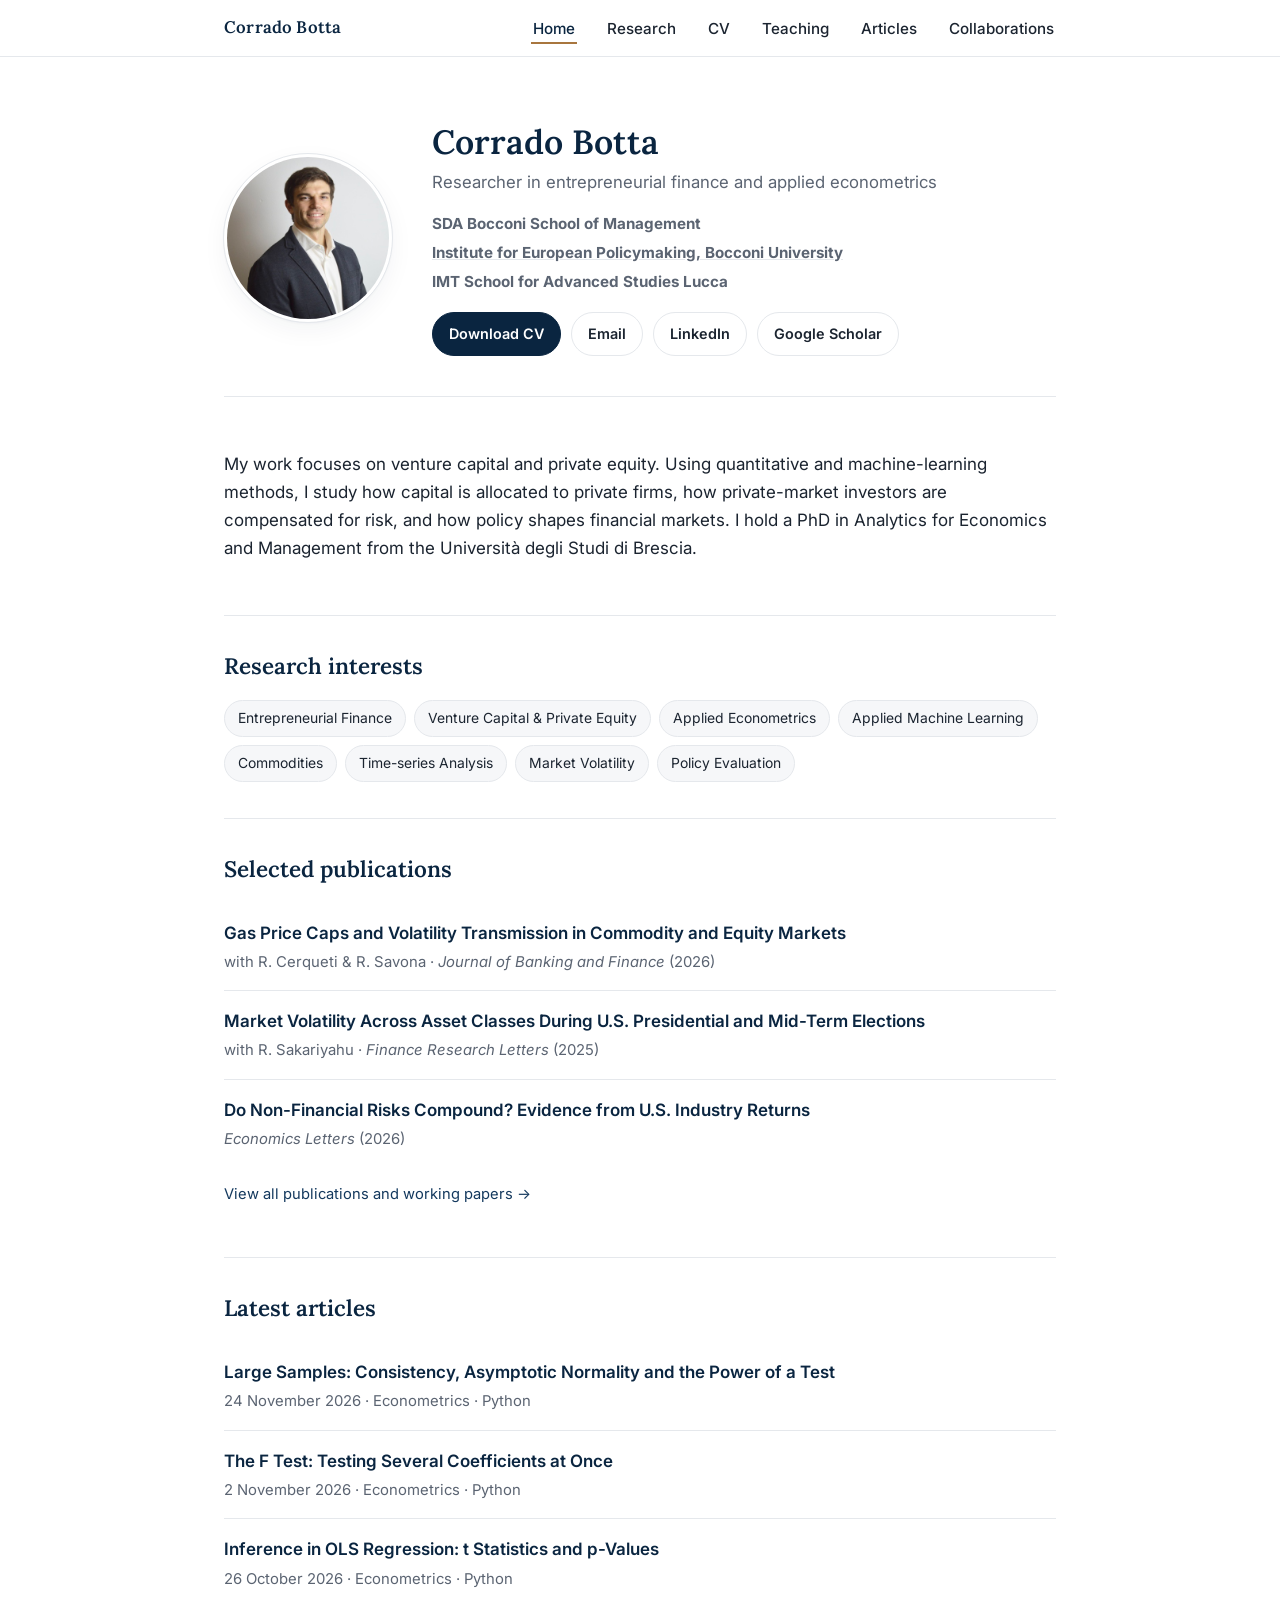
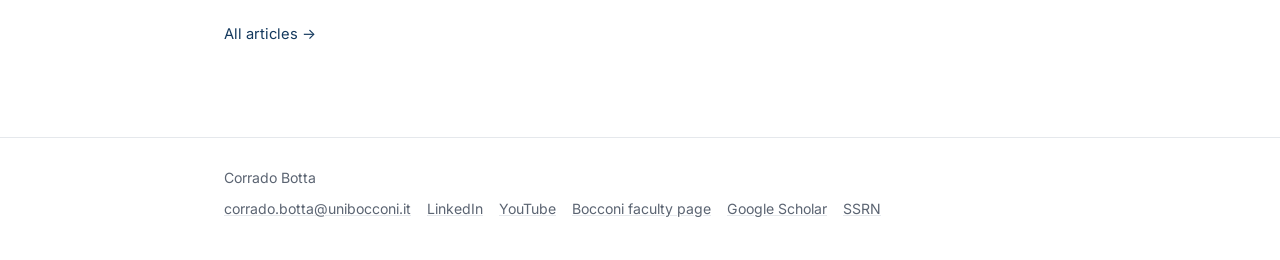
<file: index.html>
<!doctype html>
<html lang="en">
<head>
<meta charset="UTF-8">
<meta name="viewport" content="width=device-width, initial-scale=1">
<title>Corrado Botta</title>
<meta name="description" content="Corrado Botta — Researcher in entrepreneurial finance, venture capital and applied econometrics at Bocconi University and IMT School for Advanced Studies Lucca.">
<link rel="preconnect" href="https://fonts.googleapis.com">
<link rel="preconnect" href="https://fonts.gstatic.com" crossorigin>
<link href="https://fonts.googleapis.com/css2?family=Inter:wght@400;500;600;700&family=Lora:wght@500;600;700&display=swap" rel="stylesheet">
<link rel="stylesheet" href="assets/css/style.css">
<link rel="canonical" href="https://corradobotta.github.io/">
<meta property="og:type" content="website">
<meta property="og:site_name" content="Corrado Botta">
<meta property="og:title" content="Corrado Botta">
<meta property="og:description" content="Corrado Botta — Researcher in entrepreneurial finance, venture capital and applied econometrics at Bocconi University and IMT School for Advanced Studies Lucca.">
<meta property="og:url" content="https://corradobotta.github.io/">
<meta property="og:image" content="https://corradobotta.github.io/assets/img/botta.jpg">
<meta name="twitter:card" content="summary">
<link rel="icon" href="assets/img/favicon.svg" type="image/svg+xml">
<link rel="apple-touch-icon" href="assets/img/apple-touch-icon.png">
<meta name="google-site-verification" content="Ff_AfK-6zltvKf_ue5BpO4cYhL-YdE1SMyXsP7AeRpA" />
<script type="application/ld+json">
{
  "@context": "https://schema.org",
  "@type": "Person",
  "name": "Corrado Botta",
  "url": "https://corradobotta.github.io/",
  "image": "https://corradobotta.github.io/assets/img/botta.jpg",
  "email": "mailto:corrado.botta@unibocconi.it",
  "jobTitle": "Researcher",
  "affiliation": [
    { "@type": "CollegeOrUniversity", "name": "Bocconi University" },
    { "@type": "CollegeOrUniversity", "name": "IMT School for Advanced Studies Lucca" }
  ],
  "alumniOf": { "@type": "CollegeOrUniversity", "name": "Università degli Studi di Brescia" },
  "sameAs": [
    "https://www.linkedin.com/in/corrado-botta-4a685079/",
    "https://www.youtube.com/@corradobotta",
    "https://faculty.unibocconi.it/corradobotta/",
    "https://iep.unibocconi.eu/people/corrado-botta",
    "https://scholar.google.com/citations?user=FTNSh2AAAAAJ",
    "https://papers.ssrn.com/sol3/cf_dev/AbsByAuth.cfm?per_id=6429627"
  ]
}
</script>
<script data-goatcounter="https://corradobotta.goatcounter.com/count" async src="//gc.zgo.at/count.js"></script>
</head>
<body>

<header class="site-header">
  <nav class="nav">
    <a class="nav-brand" href="index.html">Corrado Botta</a>
    <button class="nav-toggle" aria-label="Toggle navigation">&#9776;</button>
    <ul class="nav-links">
      <li><a href="index.html" aria-current="page">Home</a></li>
      <li><a href="research.html">Research</a></li>
      <li><a href="cv.html">CV</a></li>
      <li><a href="teaching.html">Teaching</a></li>
      <li><a href="articles.html">Articles</a></li>
      <li><a href="collaborations.html">Collaborations</a></li>
    </ul>
  </nav>
</header>

<main class="container">

  <section class="hero">
    <div class="hero-inner">
      <div class="hero-photo">
        <img src="assets/img/botta.jpg" alt="Portrait of Corrado Botta">
      </div>
      <div class="hero-text">
        <h1>Corrado Botta</h1>
        <p class="hero-tagline">Researcher in entrepreneurial finance and applied econometrics</p>
        <ul class="hero-affils">
          <li><strong>SDA Bocconi School of Management</strong></li>
          <li><strong><a href="https://iep.unibocconi.eu/people/corrado-botta" target="_blank" rel="noopener">Institute for European Policymaking, Bocconi University</a></strong></li>
          <li><strong>IMT School for Advanced Studies Lucca</strong></li>
        </ul>
        <div class="btn-row">
          <a class="btn btn-primary" href="assets/cv/Corrado_Botta_CV.pdf" target="_blank" rel="noopener">Download CV</a>
          <a class="btn" href="mailto:corrado.botta@unibocconi.it">Email</a>
          <a class="btn" href="https://www.linkedin.com/in/corrado-botta-4a685079/" target="_blank" rel="noopener">LinkedIn</a>
          <a class="btn" href="https://scholar.google.com/citations?user=FTNSh2AAAAAJ&amp;hl=en" target="_blank" rel="noopener">Google Scholar</a>
        </div>
      </div>
    </div>
  </section>

  <section class="block">
    <p>My work focuses on venture capital and private equity. Using quantitative and machine-learning methods, I study how capital is allocated to private firms, how private-market investors are compensated for risk, and how policy shapes financial markets. I hold a PhD in Analytics for Economics and Management from the Universit&agrave; degli Studi di Brescia.</p>
  </section>

  <section class="block">
    <h2 class="section-title">Research interests</h2>
    <ul class="tags">
      <li>Entrepreneurial Finance</li>
      <li>Venture Capital &amp; Private Equity</li>
      <li>Applied Econometrics</li>
      <li>Applied Machine Learning</li>
      <li>Commodities</li>
      <li>Time-series Analysis</li>
      <li>Market Volatility</li>
      <li>Policy Evaluation</li>
    </ul>
  </section>

  <section class="block">
    <h2 class="section-title">Selected publications</h2>
    <ul class="pub-list">
      <li class="pub-item">
        <div class="pub-title"><a href="https://doi.org/10.1016/j.jbankfin.2025.107614" target="_blank" rel="noopener">Gas Price Caps and Volatility Transmission in Commodity and Equity Markets</a></div>
        <div class="pub-meta">with R. Cerqueti &amp; R. Savona &middot; <span class="journal">Journal of Banking and Finance</span> (2026)</div>
      </li>
      <li class="pub-item">
        <div class="pub-title"><a href="https://doi.org/10.1016/j.frl.2025.107754" target="_blank" rel="noopener">Market Volatility Across Asset Classes During U.S. Presidential and Mid-Term Elections</a></div>
        <div class="pub-meta">with R. Sakariyahu &middot; <span class="journal">Finance Research Letters</span> (2025)</div>
      </li>
      <li class="pub-item">
        <div class="pub-title"><a href="https://doi.org/10.1016/j.econlet.2026.113158" target="_blank" rel="noopener">Do Non-Financial Risks Compound? Evidence from U.S. Industry Returns</a></div>
        <div class="pub-meta"><span class="journal">Economics Letters</span> (2026)</div>
      </li>
    </ul>
    <p class="section-link"><a href="research.html">View all publications and working papers &rarr;</a></p>
  </section>

  <section class="block">
    <h2 class="section-title">Latest articles</h2>
    <ul class="pub-list">
      <li class="pub-item">
        <div class="pub-title"><a href="articles/large-samples.html">Large Samples: Consistency, Asymptotic Normality and the Power of a Test</a></div>
        <div class="pub-meta">24 November 2026 &middot; Econometrics &middot; Python</div>
      </li>
      <li class="pub-item">
        <div class="pub-title"><a href="articles/f-test.html">The F Test: Testing Several Coefficients at Once</a></div>
        <div class="pub-meta">2 November 2026 &middot; Econometrics &middot; Python</div>
      </li>
      <li class="pub-item">
        <div class="pub-title"><a href="articles/inference-ols.html">Inference in OLS Regression: t Statistics and p-Values</a></div>
        <div class="pub-meta">26 October 2026 &middot; Econometrics &middot; Python</div>
      </li>
    </ul>
    <p class="section-link"><a href="articles.html">All articles &rarr;</a></p>
  </section>

</main>

<footer class="site-footer">
  <div class="container">
    <div>Corrado Botta</div>
    <div class="footer-links">
      <a href="mailto:corrado.botta@unibocconi.it">corrado.botta@unibocconi.it</a>
      <a href="https://www.linkedin.com/in/corrado-botta-4a685079/" target="_blank" rel="noopener">LinkedIn</a>
      <a href="https://www.youtube.com/@corradobotta" target="_blank" rel="noopener">YouTube</a>
      <a href="https://faculty.unibocconi.it/corradobotta/" target="_blank" rel="noopener">Bocconi faculty page</a>
      <a href="https://scholar.google.com/citations?user=FTNSh2AAAAAJ&amp;hl=en" target="_blank" rel="noopener">Google Scholar</a>
      <a href="https://papers.ssrn.com/sol3/cf_dev/AbsByAuth.cfm?per_id=6429627" target="_blank" rel="noopener">SSRN</a>
    </div>
  </div>
</footer>

<script src="assets/js/main.js"></script>
</body>
</html>
</file>
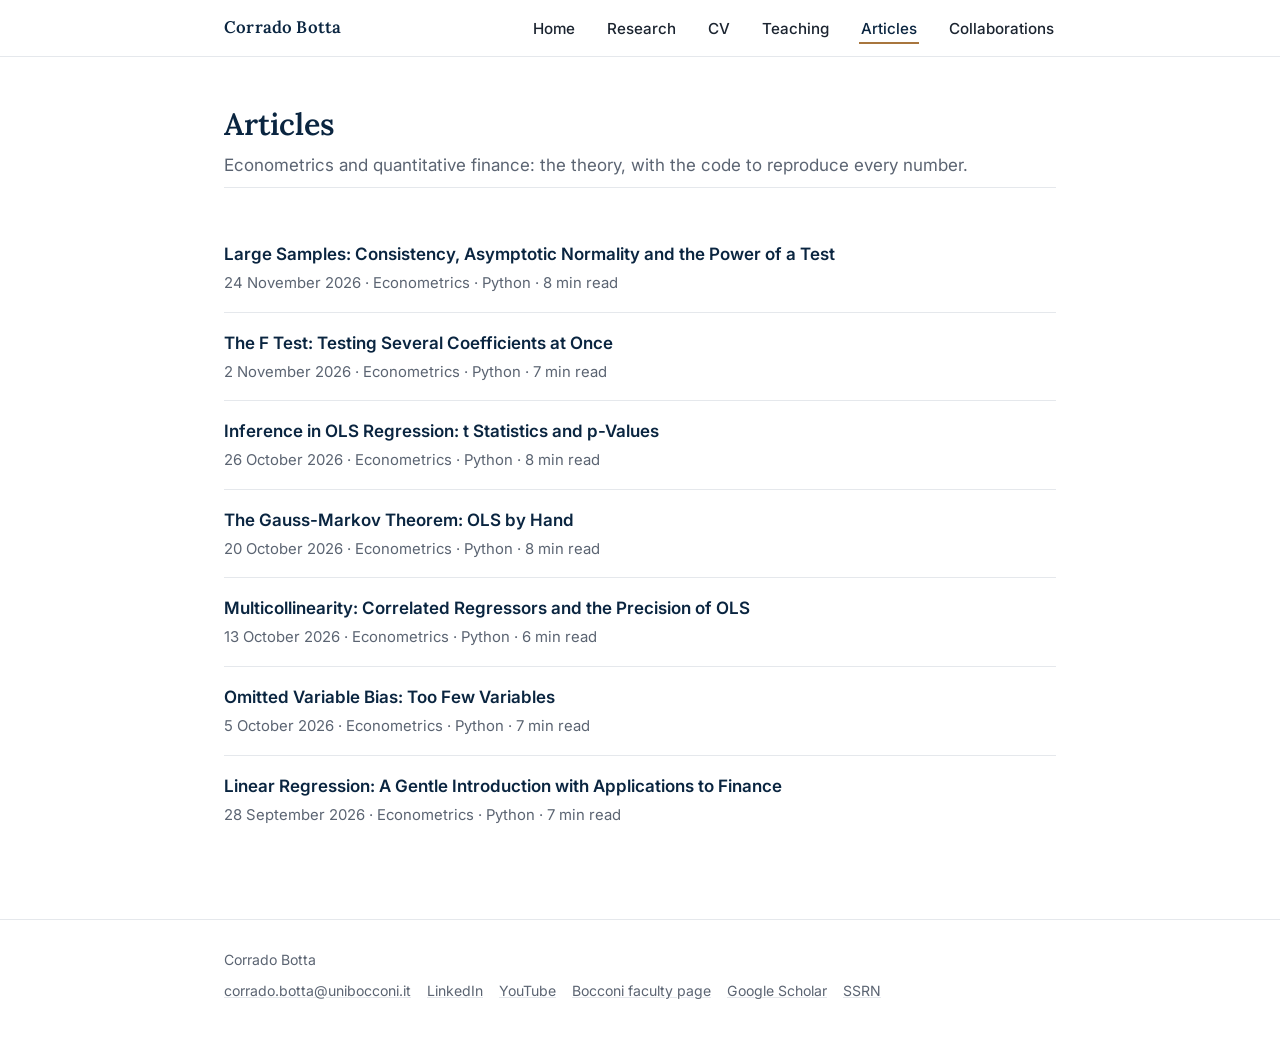
<file: articles.html>
<!doctype html>
<html lang="en">
<head>
<meta charset="UTF-8">
<meta name="viewport" content="width=device-width, initial-scale=1">
<title>Articles · Corrado Botta</title>
<meta name="description" content="Articles by Corrado Botta on econometrics and quantitative finance, with theory and code in Python and R.">
<link rel="preconnect" href="https://fonts.googleapis.com">
<link rel="preconnect" href="https://fonts.gstatic.com" crossorigin>
<link href="https://fonts.googleapis.com/css2?family=Inter:wght@400;500;600;700&family=Lora:wght@500;600;700&display=swap" rel="stylesheet">
<link rel="stylesheet" href="assets/css/style.css">
<link rel="canonical" href="https://corradobotta.github.io/articles.html">
<meta property="og:type" content="website">
<meta property="og:site_name" content="Corrado Botta">
<meta property="og:title" content="Articles · Corrado Botta">
<meta property="og:description" content="Articles by Corrado Botta on econometrics and quantitative finance, with theory and code in Python and R.">
<meta property="og:url" content="https://corradobotta.github.io/articles.html">
<meta property="og:image" content="https://corradobotta.github.io/assets/img/articles/large-samples-og.png">
<meta name="twitter:card" content="summary_large_image">
<link rel="icon" href="assets/img/favicon.svg" type="image/svg+xml">
<link rel="apple-touch-icon" href="assets/img/apple-touch-icon.png">
<script data-goatcounter="https://corradobotta.goatcounter.com/count" async src="//gc.zgo.at/count.js"></script>
</head>
<body>

<header class="site-header">
  <nav class="nav">
    <a class="nav-brand" href="index.html">Corrado Botta</a>
    <button class="nav-toggle" aria-label="Toggle navigation">&#9776;</button>
    <ul class="nav-links">
      <li><a href="index.html">Home</a></li>
      <li><a href="research.html">Research</a></li>
      <li><a href="cv.html">CV</a></li>
      <li><a href="teaching.html">Teaching</a></li>
      <li><a href="articles.html" aria-current="page">Articles</a></li>
      <li><a href="collaborations.html">Collaborations</a></li>
    </ul>
  </nav>
</header>

<main class="container">

  <section class="page-header">
    <h1>Articles</h1>
    <p>Econometrics and quantitative finance: the theory, with the code to reproduce every number.</p>
  </section>

  <section class="block">
    <ul class="pub-list">
      <li class="pub-item">
        <div class="pub-title"><a href="articles/large-samples.html">Large Samples: Consistency, Asymptotic Normality and the Power of a Test</a></div>
        <div class="pub-meta">24 November 2026 &middot; Econometrics &middot; Python &middot; 8 min read</div>
      </li>
      <li class="pub-item">
        <div class="pub-title"><a href="articles/f-test.html">The F Test: Testing Several Coefficients at Once</a></div>
        <div class="pub-meta">2 November 2026 &middot; Econometrics &middot; Python &middot; 7 min read</div>
      </li>
      <li class="pub-item">
        <div class="pub-title"><a href="articles/inference-ols.html">Inference in OLS Regression: t Statistics and p-Values</a></div>
        <div class="pub-meta">26 October 2026 &middot; Econometrics &middot; Python &middot; 8 min read</div>
      </li>
      <li class="pub-item">
        <div class="pub-title"><a href="articles/gauss-markov.html">The Gauss-Markov Theorem: OLS by Hand</a></div>
        <div class="pub-meta">20 October 2026 &middot; Econometrics &middot; Python &middot; 8 min read</div>
      </li>
      <li class="pub-item">
        <div class="pub-title"><a href="articles/multicollinearity.html">Multicollinearity: Correlated Regressors and the Precision of OLS</a></div>
        <div class="pub-meta">13 October 2026 &middot; Econometrics &middot; Python &middot; 6 min read</div>
      </li>
      <li class="pub-item">
        <div class="pub-title"><a href="articles/omitted-variable-bias.html">Omitted Variable Bias: Too Few Variables</a></div>
        <div class="pub-meta">5 October 2026 &middot; Econometrics &middot; Python &middot; 7 min read</div>
      </li>
      <li class="pub-item">
        <div class="pub-title"><a href="articles/linear-regression-gentle-introduction.html">Linear Regression: A Gentle Introduction with Applications to Finance</a></div>
        <div class="pub-meta">28 September 2026 &middot; Econometrics &middot; Python &middot; 7 min read</div>
      </li>
    </ul>
  </section>

</main>

<footer class="site-footer">
  <div class="container">
    <div>Corrado Botta</div>
    <div class="footer-links">
      <a href="mailto:corrado.botta@unibocconi.it">corrado.botta@unibocconi.it</a>
      <a href="https://www.linkedin.com/in/corrado-botta-4a685079/" target="_blank" rel="noopener">LinkedIn</a>
      <a href="https://www.youtube.com/@corradobotta" target="_blank" rel="noopener">YouTube</a>
      <a href="https://faculty.unibocconi.it/corradobotta/" target="_blank" rel="noopener">Bocconi faculty page</a>
      <a href="https://scholar.google.com/citations?user=FTNSh2AAAAAJ&amp;hl=en" target="_blank" rel="noopener">Google Scholar</a>
      <a href="https://papers.ssrn.com/sol3/cf_dev/AbsByAuth.cfm?per_id=6429627" target="_blank" rel="noopener">SSRN</a>
    </div>
  </div>
</footer>

<script src="assets/js/main.js"></script>
</body>
</html>
</file>
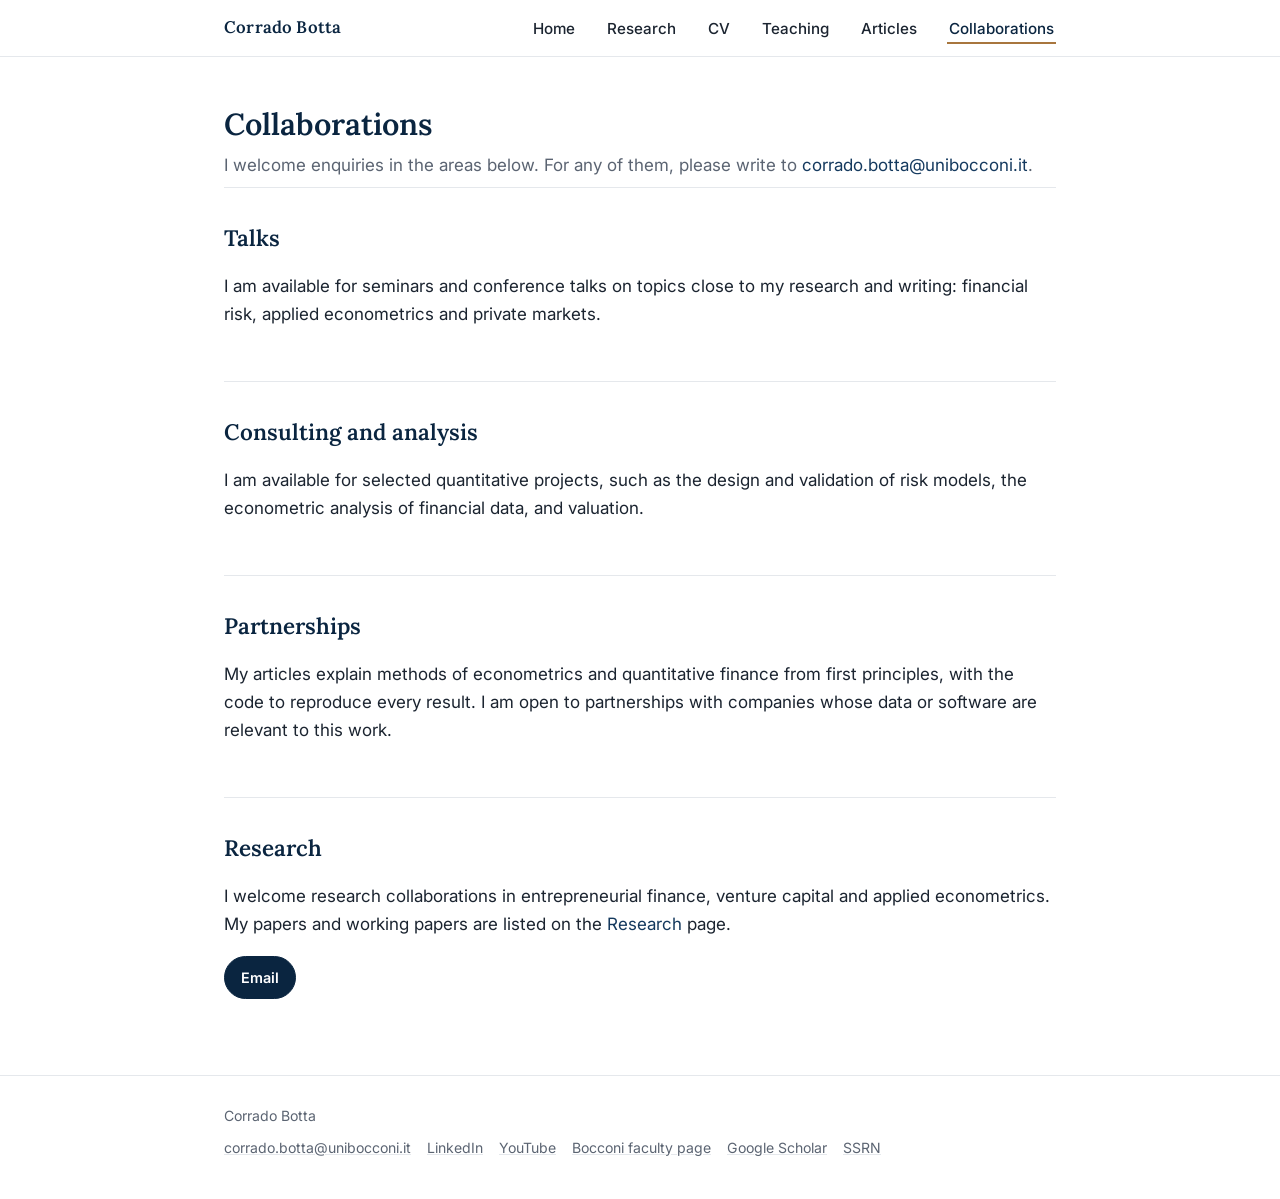
<file: collaborations.html>
<!doctype html>
<html lang="en">
<head>
<meta charset="UTF-8">
<meta name="viewport" content="width=device-width, initial-scale=1">
<title>Collaborations &middot; Corrado Botta</title>
<meta name="description" content="Collaborations with Corrado Botta: talks, consulting and analysis, partnerships on his writing, and research.">
<link rel="preconnect" href="https://fonts.googleapis.com">
<link rel="preconnect" href="https://fonts.gstatic.com" crossorigin>
<link href="https://fonts.googleapis.com/css2?family=Inter:wght@400;500;600;700&family=Lora:wght@500;600;700&display=swap" rel="stylesheet">
<link rel="stylesheet" href="assets/css/style.css">
<link rel="canonical" href="https://corradobotta.github.io/collaborations.html">
<meta property="og:type" content="website">
<meta property="og:site_name" content="Corrado Botta">
<meta property="og:title" content="Collaborations · Corrado Botta">
<meta property="og:description" content="Collaborations with Corrado Botta: talks, consulting and analysis, partnerships on his writing, and research.">
<meta property="og:url" content="https://corradobotta.github.io/collaborations.html">
<meta property="og:image" content="https://corradobotta.github.io/assets/img/botta.jpg">
<meta name="twitter:card" content="summary">
<link rel="icon" href="assets/img/favicon.svg" type="image/svg+xml">
<link rel="apple-touch-icon" href="assets/img/apple-touch-icon.png">
<script data-goatcounter="https://corradobotta.goatcounter.com/count" async src="//gc.zgo.at/count.js"></script>
</head>
<body>

<header class="site-header">
  <nav class="nav">
    <a class="nav-brand" href="index.html">Corrado Botta</a>
    <button class="nav-toggle" aria-label="Toggle navigation">&#9776;</button>
    <ul class="nav-links">
      <li><a href="index.html">Home</a></li>
      <li><a href="research.html">Research</a></li>
      <li><a href="cv.html">CV</a></li>
      <li><a href="teaching.html">Teaching</a></li>
      <li><a href="articles.html">Articles</a></li>
      <li><a href="collaborations.html" aria-current="page">Collaborations</a></li>
    </ul>
  </nav>
</header>

<main class="container">

  <section class="page-header">
    <h1>Collaborations</h1>
    <p>I welcome enquiries in the areas below. For any of them, please write to <a href="mailto:corrado.botta@unibocconi.it">corrado.botta@unibocconi.it</a>.</p>
  </section>

  <section class="block">
    <h2 class="section-title">Talks</h2>
    <p>I am available for seminars and conference talks on topics close to my research and writing: financial risk, applied econometrics and private markets.</p>
  </section>

  <section class="block">
    <h2 class="section-title">Consulting and analysis</h2>
    <p>I am available for selected quantitative projects, such as the design and validation of risk models, the econometric analysis of financial data, and valuation.</p>
  </section>

  <section class="block">
    <h2 class="section-title">Partnerships</h2>
    <p>My articles explain methods of econometrics and quantitative finance from first principles, with the code to reproduce every result. I am open to partnerships with companies whose data or software are relevant to this work.</p>
  </section>

  <section class="block">
    <h2 class="section-title">Research</h2>
    <p>I welcome research collaborations in entrepreneurial finance, venture capital and applied econometrics. My papers and working papers are listed on the <a href="research.html">Research</a> page.</p>
    <div class="btn-row">
      <a class="btn btn-primary" href="mailto:corrado.botta@unibocconi.it" data-goatcounter-click="email-collaborations" data-goatcounter-title="Email: collaborations">Email</a>
    </div>
  </section>

</main>

<footer class="site-footer">
  <div class="container">
    <div>Corrado Botta</div>
    <div class="footer-links">
      <a href="mailto:corrado.botta@unibocconi.it">corrado.botta@unibocconi.it</a>
      <a href="https://www.linkedin.com/in/corrado-botta-4a685079/" target="_blank" rel="noopener">LinkedIn</a>
      <a href="https://www.youtube.com/@corradobotta" target="_blank" rel="noopener">YouTube</a>
      <a href="https://faculty.unibocconi.it/corradobotta/" target="_blank" rel="noopener">Bocconi faculty page</a>
      <a href="https://scholar.google.com/citations?user=FTNSh2AAAAAJ&amp;hl=en" target="_blank" rel="noopener">Google Scholar</a>
      <a href="https://papers.ssrn.com/sol3/cf_dev/AbsByAuth.cfm?per_id=6429627" target="_blank" rel="noopener">SSRN</a>
    </div>
  </div>
</footer>

<script src="assets/js/main.js"></script>
</body>
</html>
</file>
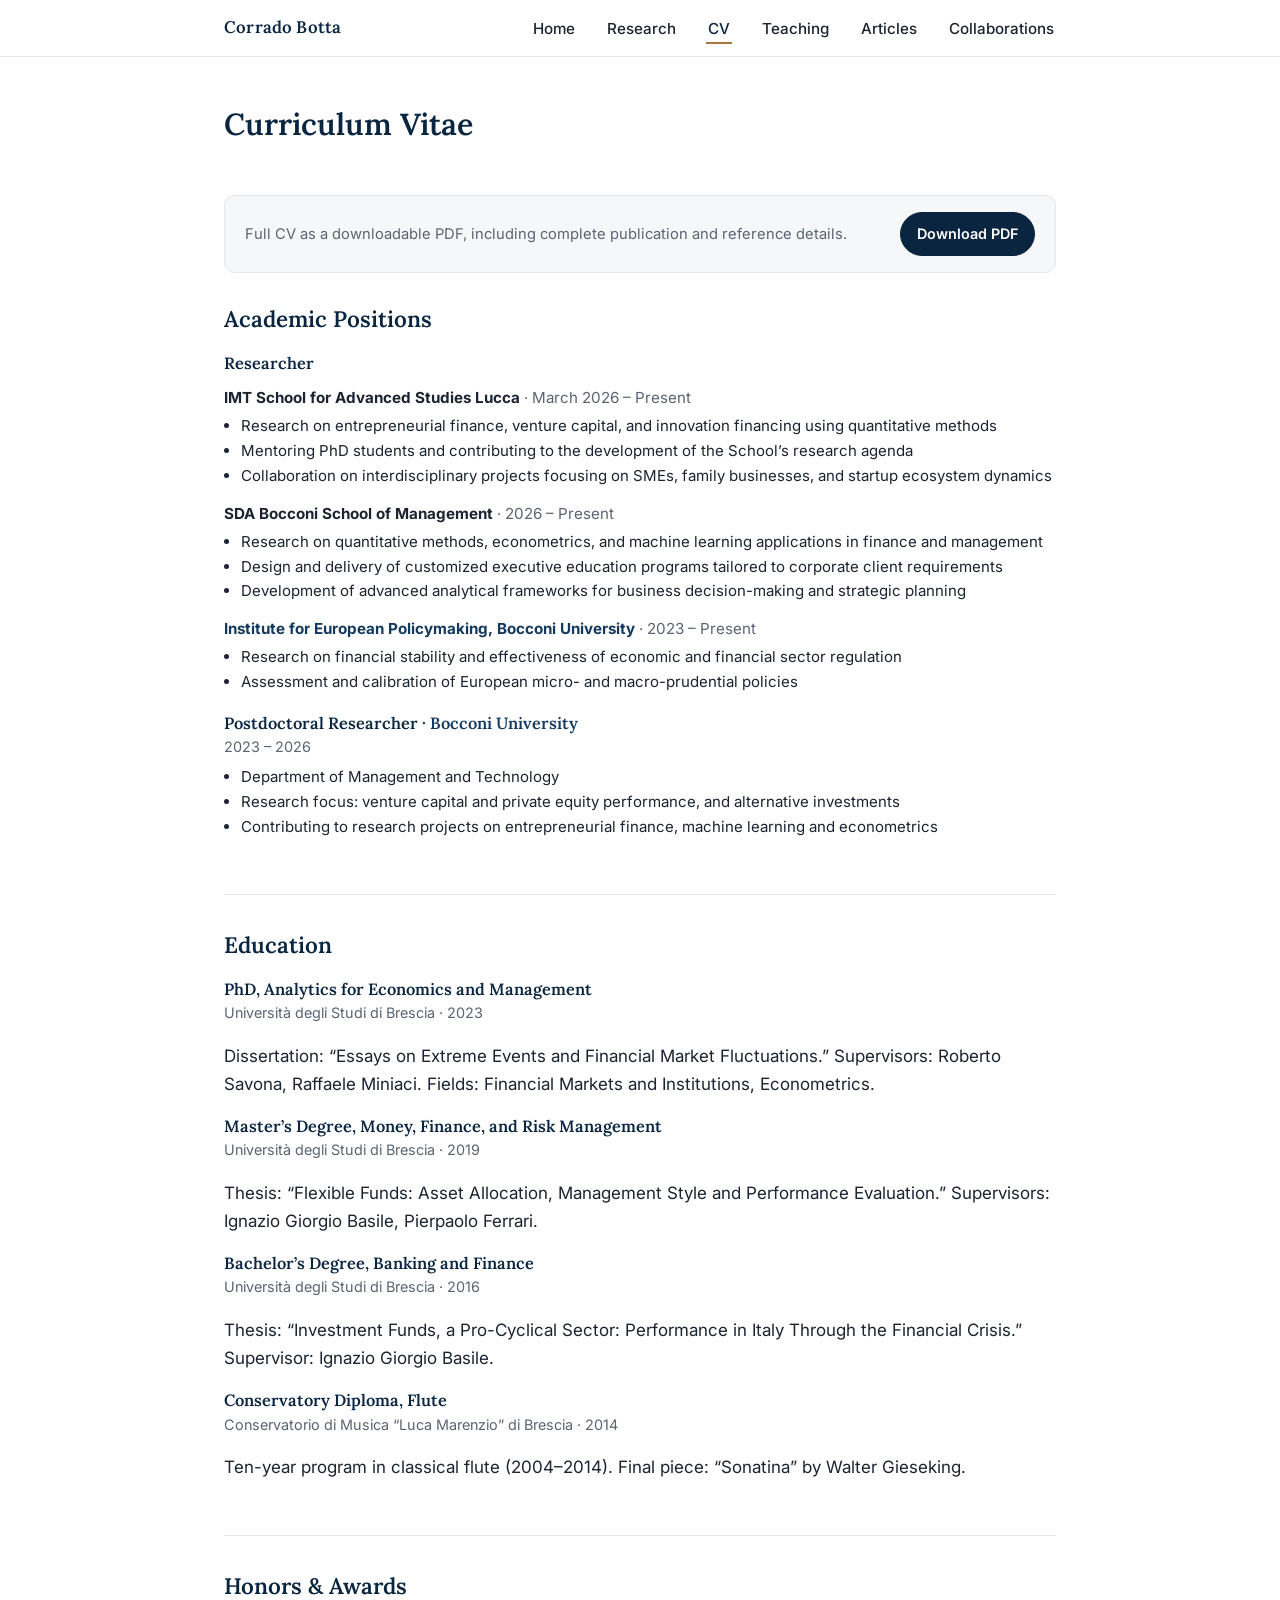
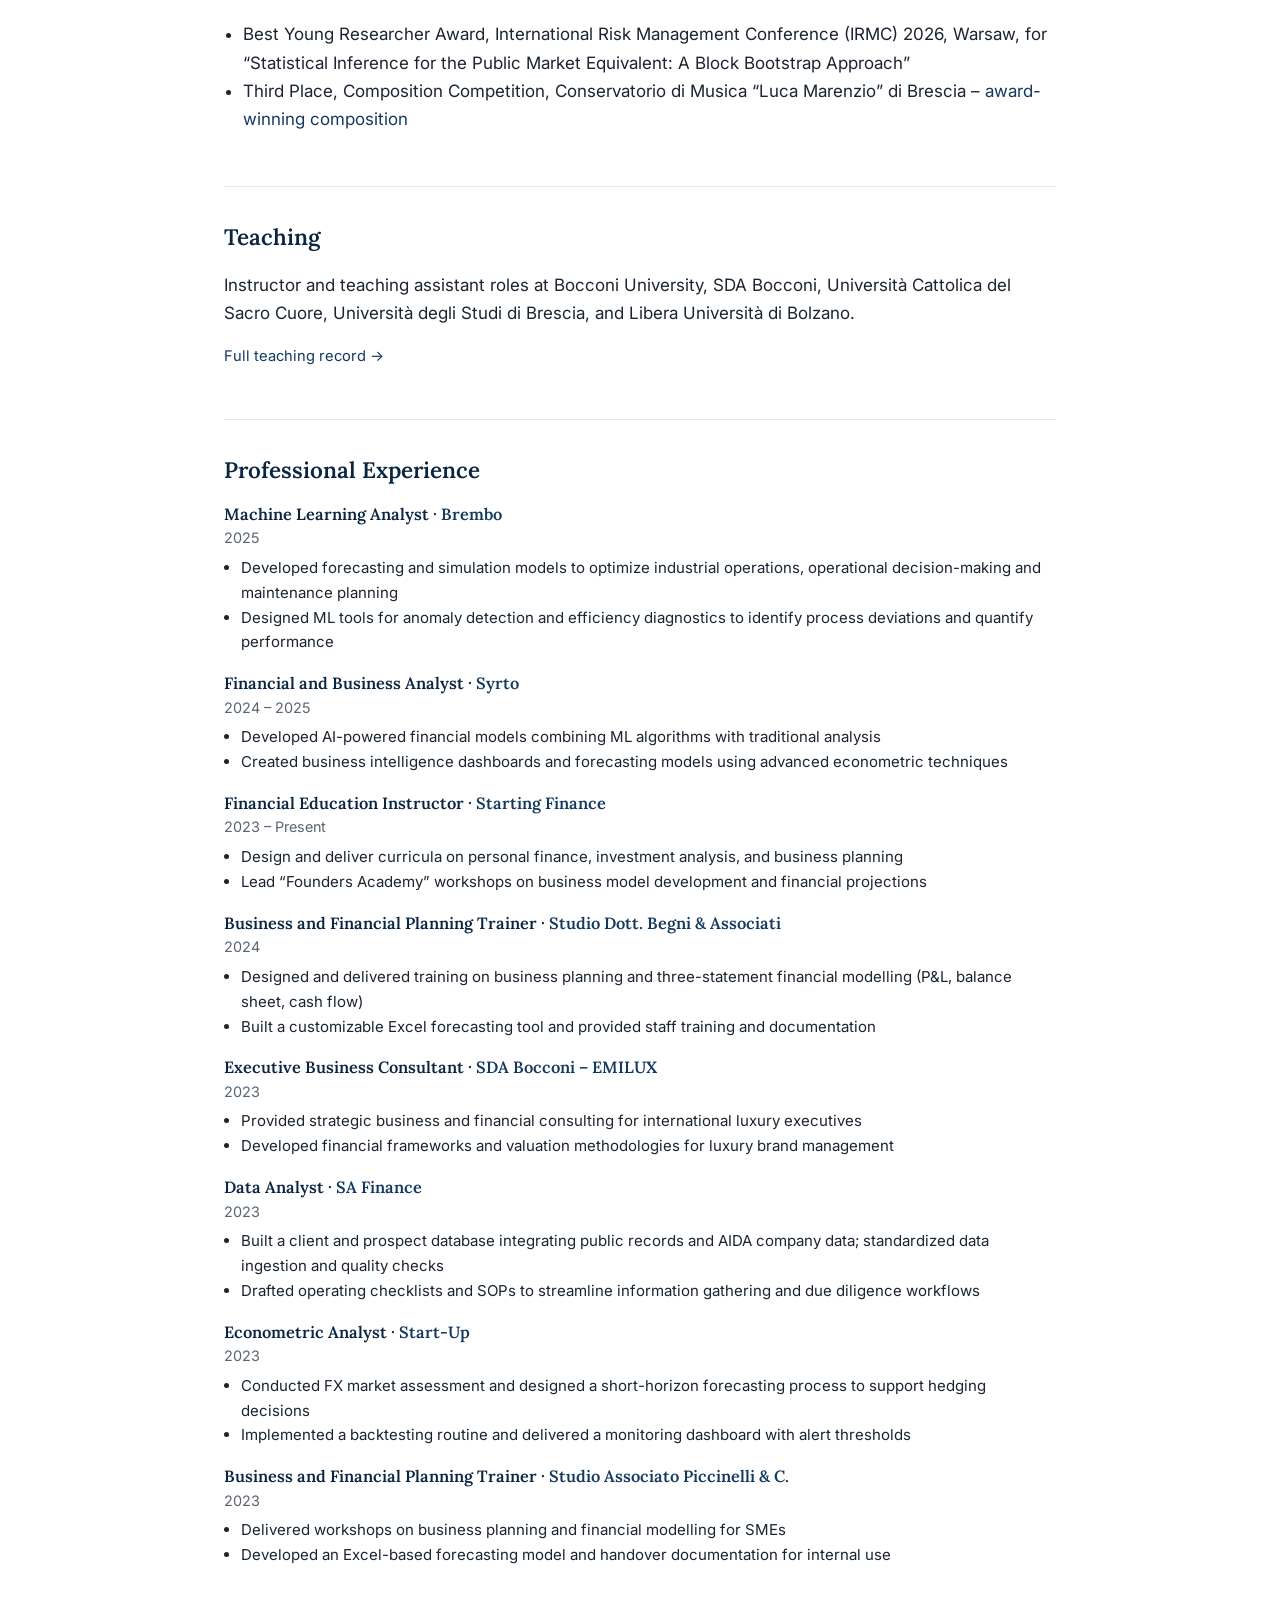
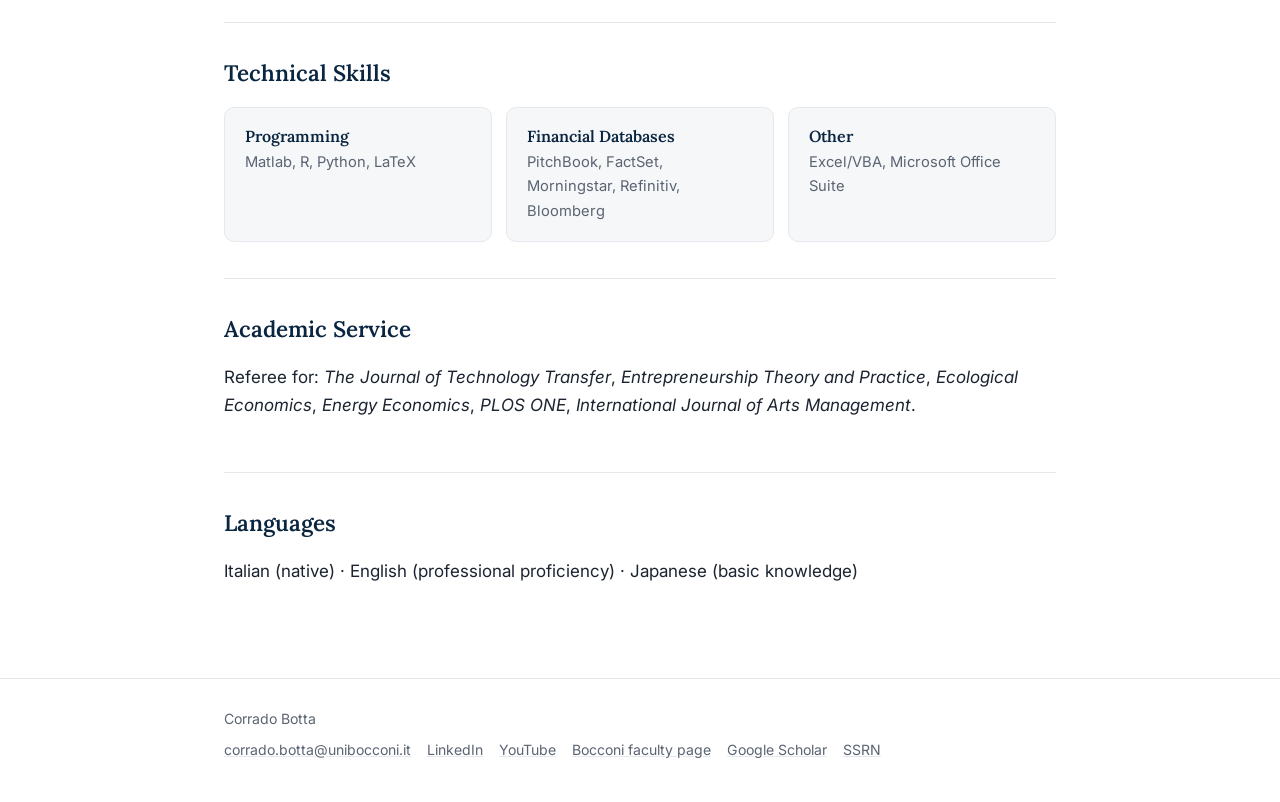
<file: cv.html>
<!doctype html>
<html lang="en">
<head>
<meta charset="UTF-8">
<meta name="viewport" content="width=device-width, initial-scale=1">
<title>CV &middot; Corrado Botta</title>
<meta name="description" content="Curriculum vitae of Corrado Botta: academic positions, education, publications, teaching, and professional experience.">
<link rel="preconnect" href="https://fonts.googleapis.com">
<link rel="preconnect" href="https://fonts.gstatic.com" crossorigin>
<link href="https://fonts.googleapis.com/css2?family=Inter:wght@400;500;600;700&family=Lora:wght@500;600;700&display=swap" rel="stylesheet">
<link rel="stylesheet" href="assets/css/style.css">
<link rel="canonical" href="https://corradobotta.github.io/cv.html">
<meta property="og:type" content="website">
<meta property="og:site_name" content="Corrado Botta">
<meta property="og:title" content="CV · Corrado Botta">
<meta property="og:description" content="Curriculum vitae of Corrado Botta: academic positions, education, publications, teaching, and professional experience.">
<meta property="og:url" content="https://corradobotta.github.io/cv.html">
<meta property="og:image" content="https://corradobotta.github.io/assets/img/botta.jpg">
<meta name="twitter:card" content="summary">
<link rel="icon" href="assets/img/favicon.svg" type="image/svg+xml">
<link rel="apple-touch-icon" href="assets/img/apple-touch-icon.png">
<script data-goatcounter="https://corradobotta.goatcounter.com/count" async src="//gc.zgo.at/count.js"></script>
</head>
<body>

<header class="site-header">
  <nav class="nav">
    <a class="nav-brand" href="index.html">Corrado Botta</a>
    <button class="nav-toggle" aria-label="Toggle navigation">&#9776;</button>
    <ul class="nav-links">
      <li><a href="index.html">Home</a></li>
      <li><a href="research.html">Research</a></li>
      <li><a href="cv.html" aria-current="page">CV</a></li>
      <li><a href="teaching.html">Teaching</a></li>
      <li><a href="articles.html">Articles</a></li>
      <li><a href="collaborations.html">Collaborations</a></li>
    </ul>
  </nav>
</header>

<main class="container">

  <div class="page-header">
    <h1>Curriculum Vitae</h1>
  </div>

  <section class="block">
    <div class="cv-download">
      <p>Full CV as a downloadable PDF, including complete publication and reference details.</p>
      <a class="btn btn-primary" href="assets/cv/Corrado_Botta_CV.pdf" target="_blank" rel="noopener">Download PDF</a>
    </div>

    <h2 class="section-title">Academic Positions</h2>

    <div class="cv-entry">
      <h3>Researcher</h3>
      <p class="cv-sub"><strong>IMT School for Advanced Studies Lucca</strong> &middot; March 2026 &ndash; Present</p>
      <ul>
        <li>Research on entrepreneurial finance, venture capital, and innovation financing using quantitative methods</li>
        <li>Mentoring PhD students and contributing to the development of the School&rsquo;s research agenda</li>
        <li>Collaboration on interdisciplinary projects focusing on SMEs, family businesses, and startup ecosystem dynamics</li>
      </ul>
      <p class="cv-sub"><strong>SDA Bocconi School of Management</strong> &middot; 2026 &ndash; Present</p>
      <ul>
        <li>Research on quantitative methods, econometrics, and machine learning applications in finance and management</li>
        <li>Design and delivery of customized executive education programs tailored to corporate client requirements</li>
        <li>Development of advanced analytical frameworks for business decision-making and strategic planning</li>
      </ul>
      <p class="cv-sub"><strong><a href="https://iep.unibocconi.eu/people/corrado-botta" target="_blank" rel="noopener">Institute for European Policymaking, Bocconi University</a></strong> &middot; 2023 &ndash; Present</p>
      <ul>
        <li>Research on financial stability and effectiveness of economic and financial sector regulation</li>
        <li>Assessment and calibration of European micro- and macro-prudential policies</li>
      </ul>
    </div>

    <div class="cv-entry">
      <h3>Postdoctoral Researcher &middot; <a href="https://faculty.unibocconi.it/corradobotta/" target="_blank" rel="noopener">Bocconi University</a></h3>
      <div class="meta">2023 &ndash; 2026</div>
      <ul>
        <li>Department of Management and Technology</li>
        <li>Research focus: venture capital and private equity performance, and alternative investments</li>
        <li>Contributing to research projects on entrepreneurial finance, machine learning and econometrics</li>
      </ul>
    </div>
  </section>

  <section class="block">
    <h2 class="section-title">Education</h2>

    <div class="cv-entry">
      <h3>PhD, Analytics for Economics and Management</h3>
      <div class="meta">Universit&agrave; degli Studi di Brescia &middot; 2023</div>
      <p>Dissertation: &ldquo;Essays on Extreme Events and Financial Market Fluctuations.&rdquo; Supervisors: Roberto Savona, Raffaele Miniaci. Fields: Financial Markets and Institutions, Econometrics.</p>
    </div>

    <div class="cv-entry">
      <h3>Master&rsquo;s Degree, Money, Finance, and Risk Management</h3>
      <div class="meta">Universit&agrave; degli Studi di Brescia &middot; 2019</div>
      <p>Thesis: &ldquo;Flexible Funds: Asset Allocation, Management Style and Performance Evaluation.&rdquo; Supervisors: Ignazio Giorgio Basile, Pierpaolo Ferrari.</p>
    </div>

    <div class="cv-entry">
      <h3>Bachelor&rsquo;s Degree, Banking and Finance</h3>
      <div class="meta">Universit&agrave; degli Studi di Brescia &middot; 2016</div>
      <p>Thesis: &ldquo;Investment Funds, a Pro-Cyclical Sector: Performance in Italy Through the Financial Crisis.&rdquo; Supervisor: Ignazio Giorgio Basile.</p>
    </div>

    <div class="cv-entry">
      <h3>Conservatory Diploma, Flute</h3>
      <div class="meta">Conservatorio di Musica &ldquo;Luca Marenzio&rdquo; di Brescia &middot; 2014</div>
      <p>Ten-year program in classical flute (2004&ndash;2014). Final piece: &ldquo;Sonatina&rdquo; by Walter Gieseking.</p>
    </div>
  </section>

  <section class="block">
    <h2 class="section-title">Honors &amp; Awards</h2>
    <ul>
      <li>Best Young Researcher Award, International Risk Management Conference (IRMC) 2026, Warsaw, for &ldquo;Statistical Inference for the Public Market Equivalent: A Block Bootstrap Approach&rdquo;</li>
      <li>Third Place, Composition Competition, Conservatorio di Musica &ldquo;Luca Marenzio&rdquo; di Brescia &ndash; <a href="https://youtu.be/A1M1umnCirQ?si=jVHiWE2SK9jguYLc" target="_blank" rel="noopener">award-winning composition</a></li>
    </ul>
  </section>

  <section class="block">
    <h2 class="section-title">Teaching</h2>
    <p>Instructor and teaching assistant roles at Bocconi University, SDA Bocconi, Universit&agrave; Cattolica del Sacro Cuore, Universit&agrave; degli Studi di Brescia, and Libera Universit&agrave; di Bolzano.</p>
    <p class="section-link"><a href="teaching.html">Full teaching record &rarr;</a></p>
  </section>

  <section class="block">
    <h2 class="section-title">Professional Experience</h2>

    <div class="cv-entry">
      <h3>Machine Learning Analyst &middot; <a href="https://www.brembo.com/it" target="_blank" rel="noopener">Brembo</a></h3>
      <div class="meta">2025</div>
      <ul>
        <li>Developed forecasting and simulation models to optimize industrial operations, operational decision-making and maintenance planning</li>
        <li>Designed ML tools for anomaly detection and efficiency diagnostics to identify process deviations and quantify performance</li>
      </ul>
    </div>

    <div class="cv-entry">
      <h3>Financial and Business Analyst &middot; <a href="https://syrto.ai/it/home/" target="_blank" rel="noopener">Syrto</a></h3>
      <div class="meta">2024 &ndash; 2025</div>
      <ul>
        <li>Developed AI-powered financial models combining ML algorithms with traditional analysis</li>
        <li>Created business intelligence dashboards and forecasting models using advanced econometric techniques</li>
      </ul>
    </div>

    <div class="cv-entry">
      <h3>Financial Education Instructor &middot; <a href="https://startingfinance.com/" target="_blank" rel="noopener">Starting Finance</a></h3>
      <div class="meta">2023 &ndash; Present</div>
      <ul>
        <li>Design and deliver curricula on personal finance, investment analysis, and business planning</li>
        <li>Lead &ldquo;Founders Academy&rdquo; workshops on business model development and financial projections</li>
      </ul>
    </div>

    <div class="cv-entry">
      <h3>Business and Financial Planning Trainer &middot; <a href="https://studiobegni.it/" target="_blank" rel="noopener">Studio Dott. Begni &amp; Associati</a></h3>
      <div class="meta">2024</div>
      <ul>
        <li>Designed and delivered training on business planning and three-statement financial modelling (P&amp;L, balance sheet, cash flow)</li>
        <li>Built a customizable Excel forecasting tool and provided staff training and documentation</li>
      </ul>
    </div>

    <div class="cv-entry">
      <h3>Executive Business Consultant &middot; <a href="https://www.sdabocconi.it/it/master-specialistici-full-time-executive/emilux/" target="_blank" rel="noopener">SDA Bocconi &ndash; EMILUX</a></h3>
      <div class="meta">2023</div>
      <ul>
        <li>Provided strategic business and financial consulting for international luxury executives</li>
        <li>Developed financial frameworks and valuation methodologies for luxury brand management</li>
      </ul>
    </div>

    <div class="cv-entry">
      <h3>Data Analyst &middot; <a href="https://www.safinance.it/" target="_blank" rel="noopener">SA Finance</a></h3>
      <div class="meta">2023</div>
      <ul>
        <li>Built a client and prospect database integrating public records and AIDA company data; standardized data ingestion and quality checks</li>
        <li>Drafted operating checklists and SOPs to streamline information gathering and due diligence workflows</li>
      </ul>
    </div>

    <div class="cv-entry">
      <h3>Econometric Analyst &middot; <a href="https://startupbs.it/" target="_blank" rel="noopener">Start-Up</a></h3>
      <div class="meta">2023</div>
      <ul>
        <li>Conducted FX market assessment and designed a short-horizon forecasting process to support hedging decisions</li>
        <li>Implemented a backtesting routine and delivered a monitoring dashboard with alert thresholds</li>
      </ul>
    </div>

    <div class="cv-entry">
      <h3>Business and Financial Planning Trainer &middot; <a href="https://www.studiopiccinelli.it/" target="_blank" rel="noopener">Studio Associato Piccinelli &amp; C.</a></h3>
      <div class="meta">2023</div>
      <ul>
        <li>Delivered workshops on business planning and financial modelling for SMEs</li>
        <li>Developed an Excel-based forecasting model and handover documentation for internal use</li>
      </ul>
    </div>
  </section>

  <section class="block">
    <h2 class="section-title">Technical Skills</h2>
    <div class="skills-grid">
      <div class="card">
        <h3>Programming</h3>
        <p>Matlab, R, Python, LaTeX</p>
      </div>
      <div class="card">
        <h3>Financial Databases</h3>
        <p>PitchBook, FactSet, Morningstar, Refinitiv, Bloomberg</p>
      </div>
      <div class="card">
        <h3>Other</h3>
        <p>Excel/VBA, Microsoft Office Suite</p>
      </div>
    </div>
  </section>

  <section class="block">
    <h2 class="section-title">Academic Service</h2>
    <p>Referee for: <em>The Journal of Technology Transfer</em>, <em>Entrepreneurship Theory and Practice</em>, <em>Ecological Economics</em>, <em>Energy Economics</em>, <em>PLOS ONE</em>, <em>International Journal of Arts Management</em>.</p>
  </section>

  <section class="block">
    <h2 class="section-title">Languages</h2>
    <p>Italian (native) &middot; English (professional proficiency) &middot; Japanese (basic knowledge)</p>
  </section>

</main>

<footer class="site-footer">
  <div class="container">
    <div>Corrado Botta</div>
    <div class="footer-links">
      <a href="mailto:corrado.botta@unibocconi.it">corrado.botta@unibocconi.it</a>
      <a href="https://www.linkedin.com/in/corrado-botta-4a685079/" target="_blank" rel="noopener">LinkedIn</a>
      <a href="https://www.youtube.com/@corradobotta" target="_blank" rel="noopener">YouTube</a>
      <a href="https://faculty.unibocconi.it/corradobotta/" target="_blank" rel="noopener">Bocconi faculty page</a>
      <a href="https://scholar.google.com/citations?user=FTNSh2AAAAAJ&amp;hl=en" target="_blank" rel="noopener">Google Scholar</a>
      <a href="https://papers.ssrn.com/sol3/cf_dev/AbsByAuth.cfm?per_id=6429627" target="_blank" rel="noopener">SSRN</a>
    </div>
  </div>
</footer>

<script src="assets/js/main.js"></script>
</body>
</html>
</file>
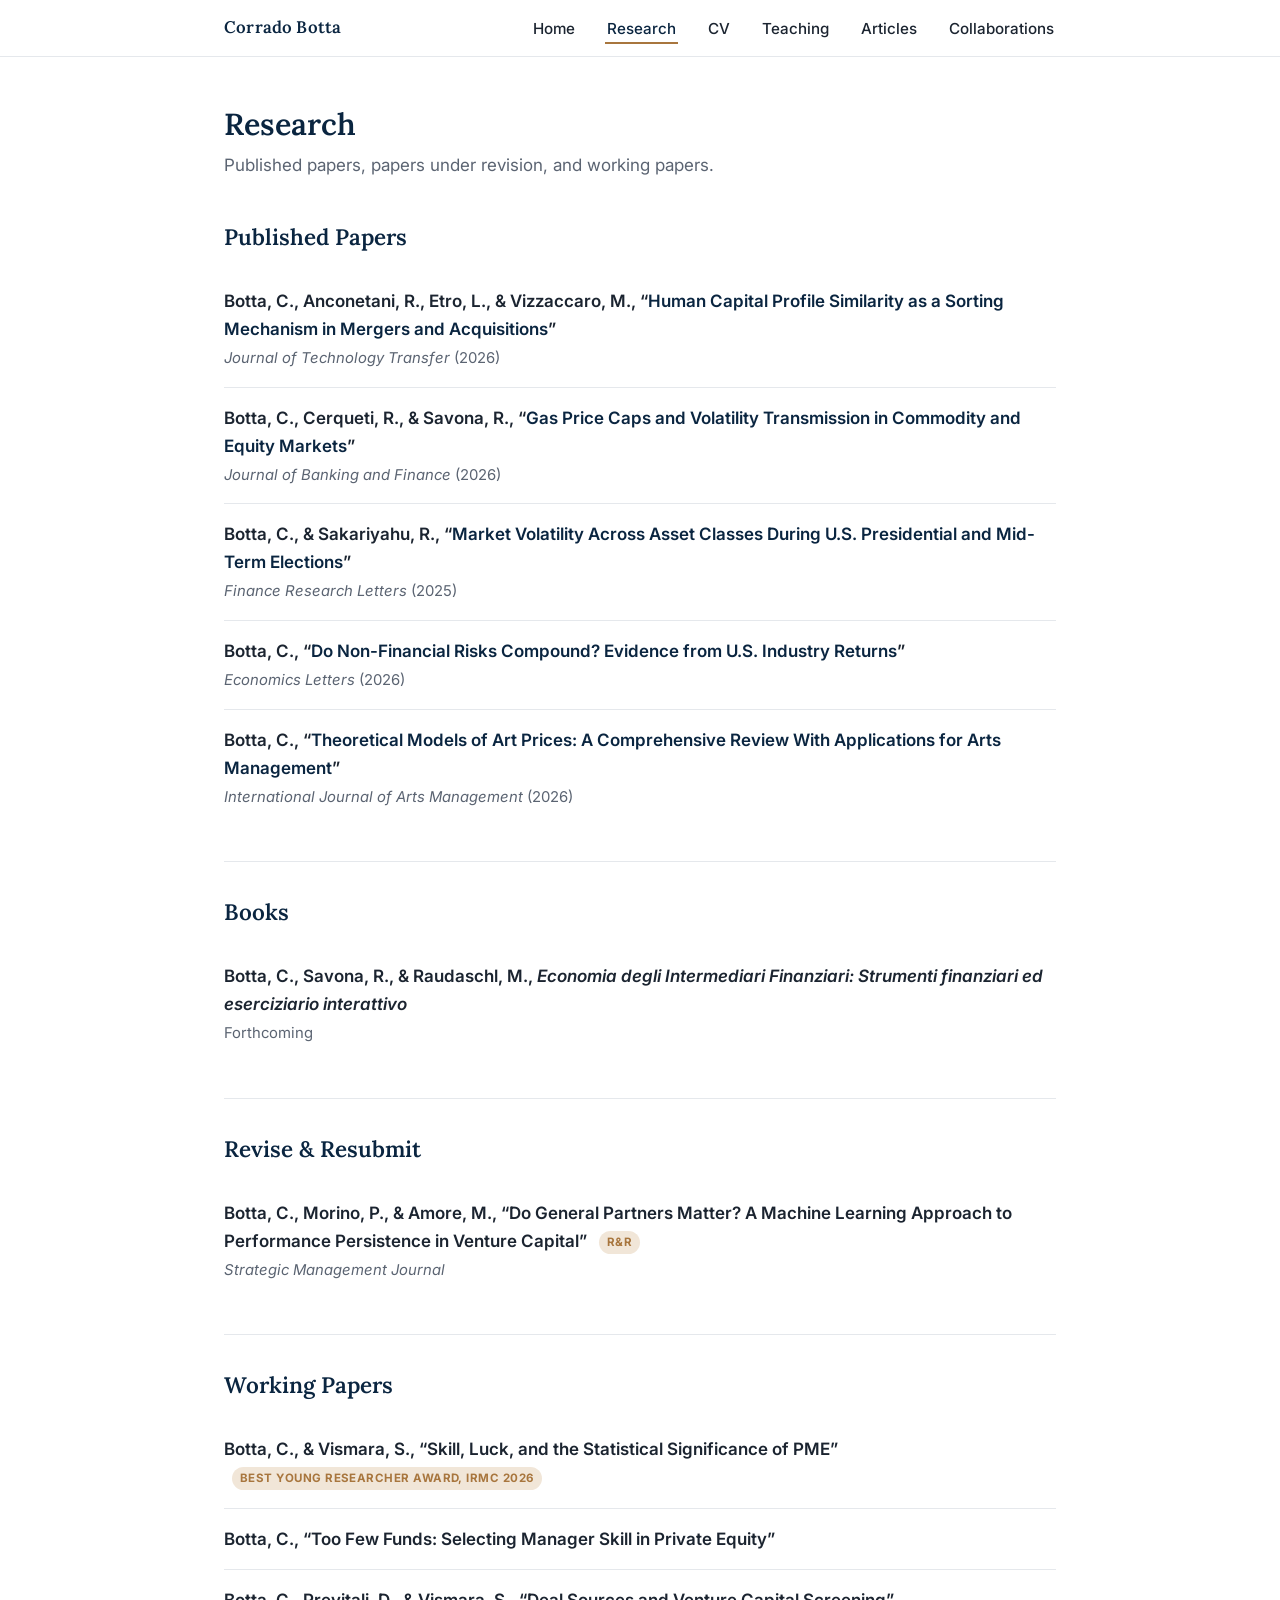
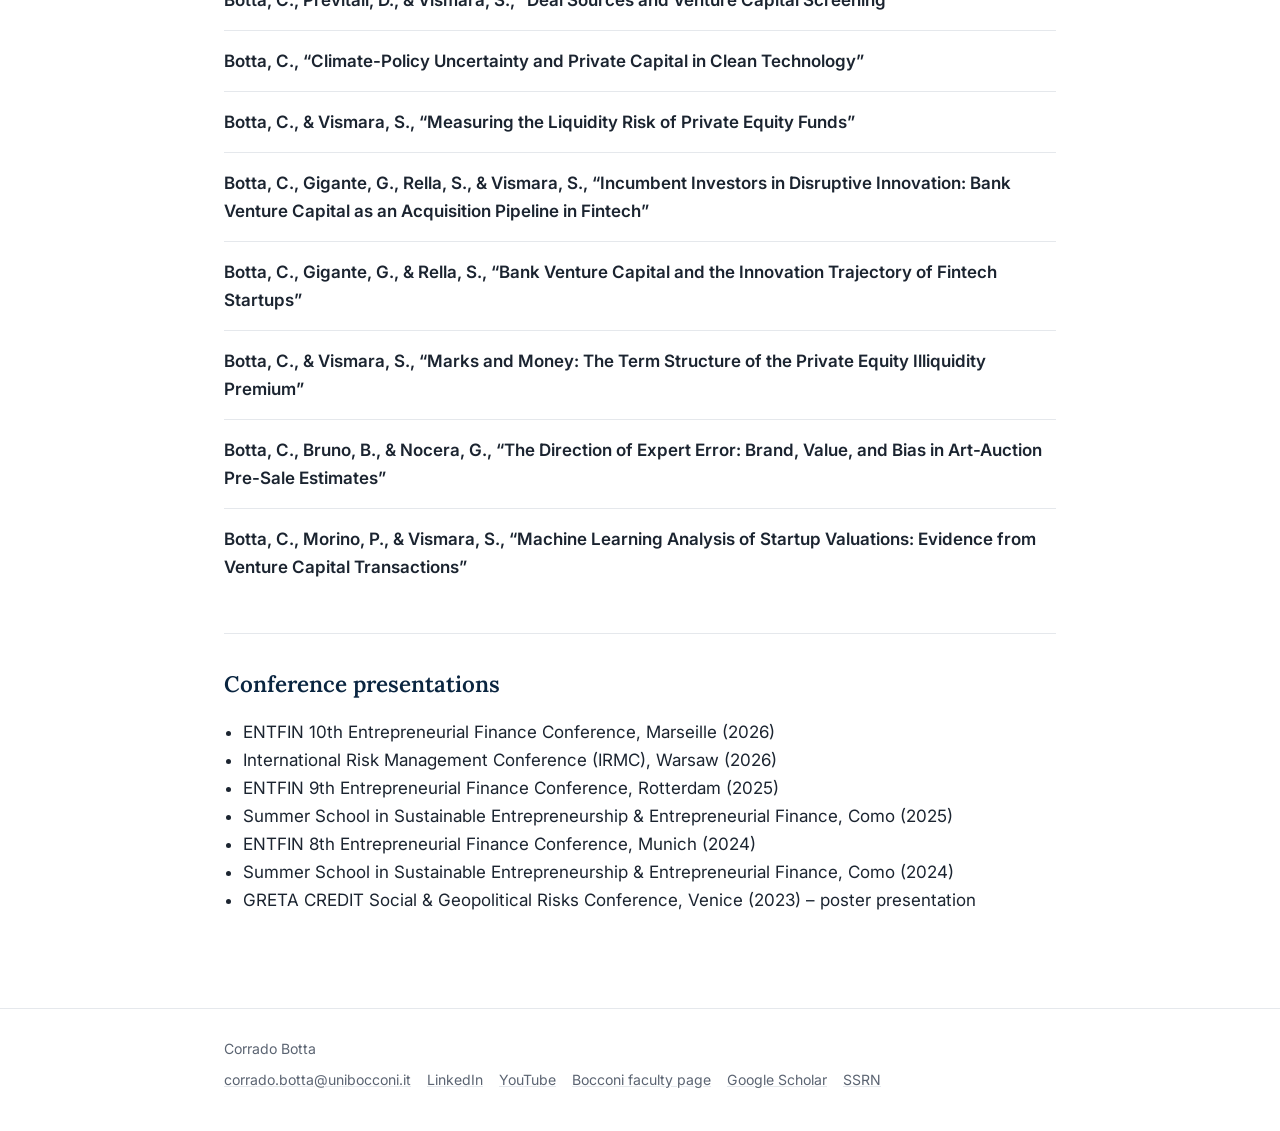
<file: research.html>
<!doctype html>
<html lang="en">
<head>
<meta charset="UTF-8">
<meta name="viewport" content="width=device-width, initial-scale=1">
<title>Research &middot; Corrado Botta</title>
<meta name="description" content="Publications and working papers by Corrado Botta on entrepreneurial finance, venture capital, and applied econometrics.">
<link rel="preconnect" href="https://fonts.googleapis.com">
<link rel="preconnect" href="https://fonts.gstatic.com" crossorigin>
<link href="https://fonts.googleapis.com/css2?family=Inter:wght@400;500;600;700&family=Lora:wght@500;600;700&display=swap" rel="stylesheet">
<link rel="stylesheet" href="assets/css/style.css">
<link rel="canonical" href="https://corradobotta.github.io/research.html">
<meta property="og:type" content="website">
<meta property="og:site_name" content="Corrado Botta">
<meta property="og:title" content="Research · Corrado Botta">
<meta property="og:description" content="Publications and working papers by Corrado Botta on entrepreneurial finance, venture capital, and applied econometrics.">
<meta property="og:url" content="https://corradobotta.github.io/research.html">
<meta property="og:image" content="https://corradobotta.github.io/assets/img/botta.jpg">
<meta name="twitter:card" content="summary">
<link rel="icon" href="assets/img/favicon.svg" type="image/svg+xml">
<link rel="apple-touch-icon" href="assets/img/apple-touch-icon.png">
<script data-goatcounter="https://corradobotta.goatcounter.com/count" async src="//gc.zgo.at/count.js"></script>
</head>
<body>

<header class="site-header">
  <nav class="nav">
    <a class="nav-brand" href="index.html">Corrado Botta</a>
    <button class="nav-toggle" aria-label="Toggle navigation">&#9776;</button>
    <ul class="nav-links">
      <li><a href="index.html">Home</a></li>
      <li><a href="research.html" aria-current="page">Research</a></li>
      <li><a href="cv.html">CV</a></li>
      <li><a href="teaching.html">Teaching</a></li>
      <li><a href="articles.html">Articles</a></li>
      <li><a href="collaborations.html">Collaborations</a></li>
    </ul>
  </nav>
</header>

<main class="container">

  <div class="page-header">
    <h1>Research</h1>
    <p>Published papers, papers under revision, and working papers.</p>
  </div>

  <section class="block">
    <h2 class="section-title">Published Papers</h2>
    <ul class="pub-list">
      <li class="pub-item">
        <div class="pub-title">Botta, C., Anconetani, R., Etro, L., &amp; Vizzaccaro, M., &ldquo;<a href="https://doi.org/10.1007/s10961-026-10388-x" target="_blank" rel="noopener">Human Capital Profile Similarity as a Sorting Mechanism in Mergers and Acquisitions</a>&rdquo;</div>
        <div class="pub-meta"><span class="journal">Journal of Technology Transfer</span> (2026)</div>
      </li>
      <li class="pub-item">
        <div class="pub-title">Botta, C., Cerqueti, R., &amp; Savona, R., &ldquo;<a href="https://doi.org/10.1016/j.jbankfin.2025.107614" target="_blank" rel="noopener">Gas Price Caps and Volatility Transmission in Commodity and Equity Markets</a>&rdquo;</div>
        <div class="pub-meta"><span class="journal">Journal of Banking and Finance</span> (2026)</div>
      </li>
      <li class="pub-item">
        <div class="pub-title">Botta, C., &amp; Sakariyahu, R., &ldquo;<a href="https://doi.org/10.1016/j.frl.2025.107754" target="_blank" rel="noopener">Market Volatility Across Asset Classes During U.S. Presidential and Mid-Term Elections</a>&rdquo;</div>
        <div class="pub-meta"><span class="journal">Finance Research Letters</span> (2025)</div>
      </li>
      <li class="pub-item">
        <div class="pub-title">Botta, C., &ldquo;<a href="https://doi.org/10.1016/j.econlet.2026.113158" target="_blank" rel="noopener">Do Non-Financial Risks Compound? Evidence from U.S. Industry Returns</a>&rdquo;</div>
        <div class="pub-meta"><span class="journal">Economics Letters</span> (2026)</div>
      </li>
      <li class="pub-item">
        <div class="pub-title">Botta, C., &ldquo;<a href="https://doi.org/10.59876/b-90v3-qgd1" target="_blank" rel="noopener">Theoretical Models of Art Prices: A Comprehensive Review With Applications for Arts Management</a>&rdquo;</div>
        <div class="pub-meta"><span class="journal">International Journal of Arts Management</span> (2026)</div>
      </li>
    </ul>
  </section>

  <section class="block">
    <h2 class="section-title">Books</h2>
    <ul class="pub-list">
      <li class="pub-item">
        <div class="pub-title">Botta, C., Savona, R., &amp; Raudaschl, M., <em>Economia degli Intermediari Finanziari: Strumenti finanziari ed eserciziario interattivo</em></div>
        <div class="pub-meta">Forthcoming</div>
      </li>
    </ul>
  </section>

  <section class="block">
    <h2 class="section-title">Revise &amp; Resubmit</h2>
    <ul class="pub-list">
      <li class="pub-item">
        <div class="pub-title">Botta, C., Morino, P., &amp; Amore, M., &ldquo;Do General Partners Matter? A Machine Learning Approach to Performance Persistence in Venture Capital&rdquo; <span class="badge badge-rr">R&amp;R</span></div>
        <div class="pub-meta"><span class="journal">Strategic Management Journal</span></div>
      </li>
    </ul>
  </section>

  <section class="block">
    <h2 class="section-title">Working Papers</h2>
    <ul class="pub-list">
      <li class="pub-item">
        <div class="pub-title">Botta, C., &amp; Vismara, S., &ldquo;Skill, Luck, and the Statistical Significance of PME&rdquo; <span class="badge badge-award">Best Young Researcher Award, IRMC 2026</span></div>
      </li>
      <li class="pub-item">
        <div class="pub-title">Botta, C., &ldquo;Too Few Funds: Selecting Manager Skill in Private Equity&rdquo;</div>
      </li>
      <li class="pub-item">
        <div class="pub-title">Botta, C., Previtali, D., &amp; Vismara, S., &ldquo;Deal Sources and Venture Capital Screening&rdquo;</div>
      </li>
      <li class="pub-item">
        <div class="pub-title">Botta, C., &ldquo;Climate-Policy Uncertainty and Private Capital in Clean Technology&rdquo;</div>
      </li>
      <li class="pub-item">
        <div class="pub-title">Botta, C., &amp; Vismara, S., &ldquo;Measuring the Liquidity Risk of Private Equity Funds&rdquo;</div>
      </li>
      <li class="pub-item">
        <div class="pub-title">Botta, C., Gigante, G., Rella, S., &amp; Vismara, S., &ldquo;Incumbent Investors in Disruptive Innovation: Bank Venture Capital as an Acquisition Pipeline in Fintech&rdquo;</div>
      </li>
      <li class="pub-item">
        <div class="pub-title">Botta, C., Gigante, G., &amp; Rella, S., &ldquo;Bank Venture Capital and the Innovation Trajectory of Fintech Startups&rdquo;</div>
      </li>
      <li class="pub-item">
        <div class="pub-title">Botta, C., &amp; Vismara, S., &ldquo;Marks and Money: The Term Structure of the Private Equity Illiquidity Premium&rdquo;</div>
      </li>
      <li class="pub-item">
        <div class="pub-title">Botta, C., Bruno, B., &amp; Nocera, G., &ldquo;The Direction of Expert Error: Brand, Value, and Bias in Art-Auction Pre-Sale Estimates&rdquo;</div>
      </li>
      <li class="pub-item">
        <div class="pub-title">Botta, C., Morino, P., &amp; Vismara, S., &ldquo;Machine Learning Analysis of Startup Valuations: Evidence from Venture Capital Transactions&rdquo;</div>
      </li>
    </ul>
  </section>

  <section class="block">
    <h2 class="section-title">Conference presentations</h2>
    <ul>
      <li>ENTFIN 10th Entrepreneurial Finance Conference, Marseille (2026)</li>
      <li>International Risk Management Conference (IRMC), Warsaw (2026)</li>
      <li>ENTFIN 9th Entrepreneurial Finance Conference, Rotterdam (2025)</li>
      <li>Summer School in Sustainable Entrepreneurship &amp; Entrepreneurial Finance, Como (2025)</li>
      <li>ENTFIN 8th Entrepreneurial Finance Conference, Munich (2024)</li>
      <li>Summer School in Sustainable Entrepreneurship &amp; Entrepreneurial Finance, Como (2024)</li>
      <li>GRETA CREDIT Social &amp; Geopolitical Risks Conference, Venice (2023) &ndash; poster presentation</li>
    </ul>
  </section>

</main>

<footer class="site-footer">
  <div class="container">
    <div>Corrado Botta</div>
    <div class="footer-links">
      <a href="mailto:corrado.botta@unibocconi.it">corrado.botta@unibocconi.it</a>
      <a href="https://www.linkedin.com/in/corrado-botta-4a685079/" target="_blank" rel="noopener">LinkedIn</a>
      <a href="https://www.youtube.com/@corradobotta" target="_blank" rel="noopener">YouTube</a>
      <a href="https://faculty.unibocconi.it/corradobotta/" target="_blank" rel="noopener">Bocconi faculty page</a>
      <a href="https://scholar.google.com/citations?user=FTNSh2AAAAAJ&amp;hl=en" target="_blank" rel="noopener">Google Scholar</a>
      <a href="https://papers.ssrn.com/sol3/cf_dev/AbsByAuth.cfm?per_id=6429627" target="_blank" rel="noopener">SSRN</a>
    </div>
  </div>
</footer>

<script src="assets/js/main.js"></script>
</body>
</html>
</file>
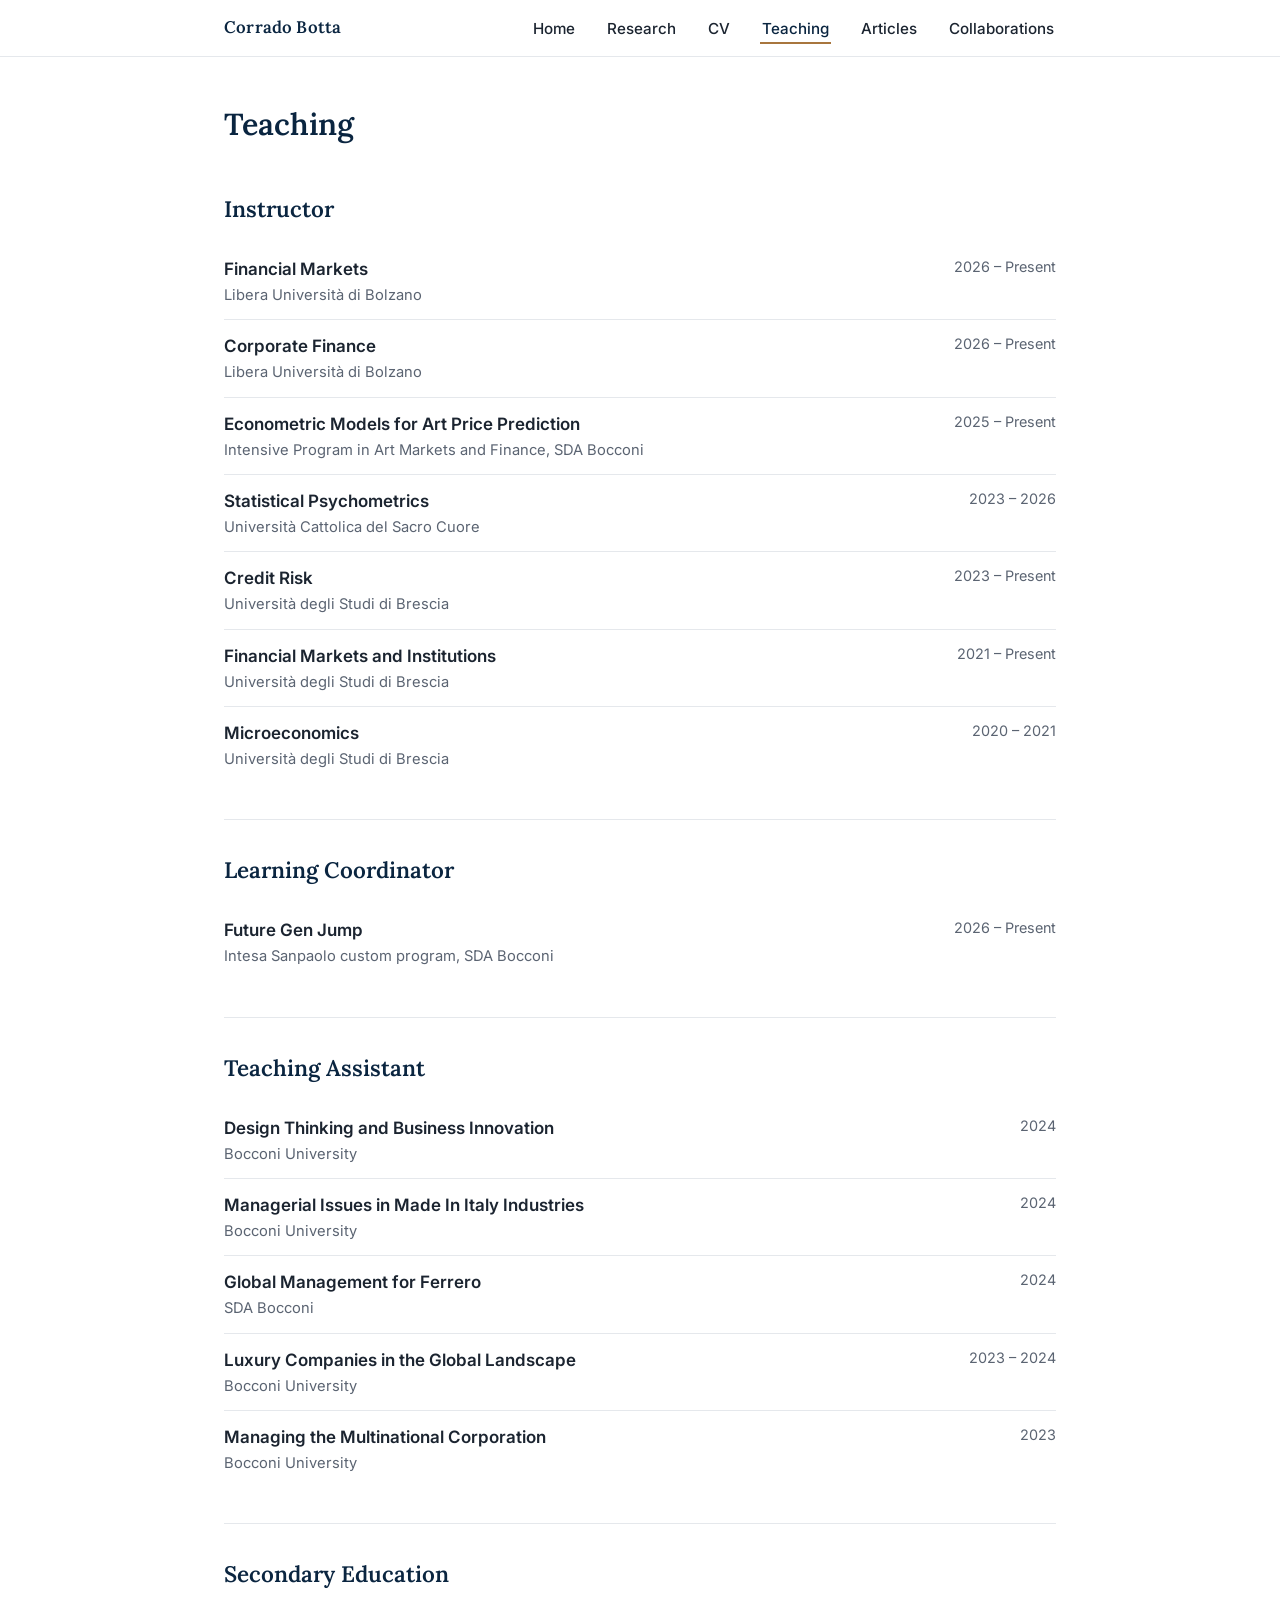
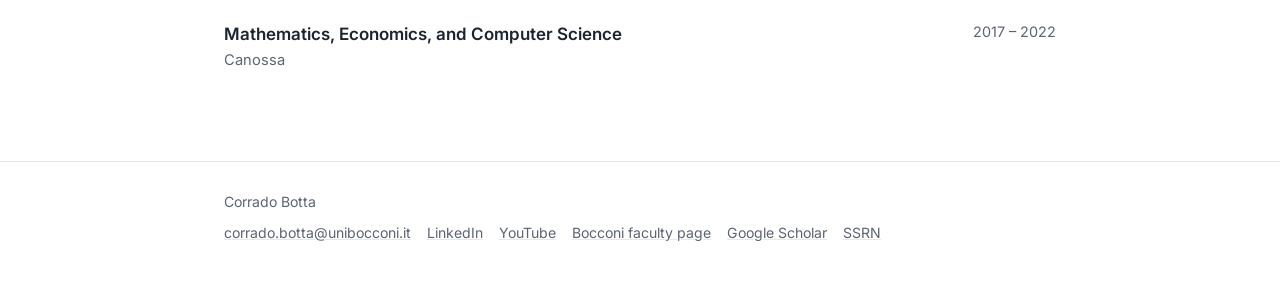
<file: teaching.html>
<!doctype html>
<html lang="en">
<head>
<meta charset="UTF-8">
<meta name="viewport" content="width=device-width, initial-scale=1">
<title>Teaching &middot; Corrado Botta</title>
<meta name="description" content="Teaching record of Corrado Botta: courses taught as instructor and teaching assistant.">
<link rel="preconnect" href="https://fonts.googleapis.com">
<link rel="preconnect" href="https://fonts.gstatic.com" crossorigin>
<link href="https://fonts.googleapis.com/css2?family=Inter:wght@400;500;600;700&family=Lora:wght@500;600;700&display=swap" rel="stylesheet">
<link rel="stylesheet" href="assets/css/style.css">
<link rel="canonical" href="https://corradobotta.github.io/teaching.html">
<meta property="og:type" content="website">
<meta property="og:site_name" content="Corrado Botta">
<meta property="og:title" content="Teaching · Corrado Botta">
<meta property="og:description" content="Teaching record of Corrado Botta: courses taught as instructor and teaching assistant.">
<meta property="og:url" content="https://corradobotta.github.io/teaching.html">
<meta property="og:image" content="https://corradobotta.github.io/assets/img/botta.jpg">
<meta name="twitter:card" content="summary">
<link rel="icon" href="assets/img/favicon.svg" type="image/svg+xml">
<link rel="apple-touch-icon" href="assets/img/apple-touch-icon.png">
<script data-goatcounter="https://corradobotta.goatcounter.com/count" async src="//gc.zgo.at/count.js"></script>
</head>
<body>

<header class="site-header">
  <nav class="nav">
    <a class="nav-brand" href="index.html">Corrado Botta</a>
    <button class="nav-toggle" aria-label="Toggle navigation">&#9776;</button>
    <ul class="nav-links">
      <li><a href="index.html">Home</a></li>
      <li><a href="research.html">Research</a></li>
      <li><a href="cv.html">CV</a></li>
      <li><a href="teaching.html" aria-current="page">Teaching</a></li>
      <li><a href="articles.html">Articles</a></li>
      <li><a href="collaborations.html">Collaborations</a></li>
    </ul>
  </nav>
</header>

<main class="container">

  <div class="page-header">
    <h1>Teaching</h1>
  </div>

  <section class="block">
    <h2 class="section-title">Instructor</h2>
    <div class="teach-item">
      <div><div class="course">Financial Markets</div><div class="place">Libera Universit&agrave; di Bolzano</div></div>
      <div class="dates">2026 &ndash; Present</div>
    </div>
    <div class="teach-item">
      <div><div class="course">Corporate Finance</div><div class="place">Libera Universit&agrave; di Bolzano</div></div>
      <div class="dates">2026 &ndash; Present</div>
    </div>
    <div class="teach-item">
      <div><div class="course">Econometric Models for Art Price Prediction</div><div class="place">Intensive Program in Art Markets and Finance, SDA Bocconi</div></div>
      <div class="dates">2025 &ndash; Present</div>
    </div>
    <div class="teach-item">
      <div><div class="course">Statistical Psychometrics</div><div class="place">Universit&agrave; Cattolica del Sacro Cuore</div></div>
      <div class="dates">2023 &ndash; 2026</div>
    </div>
    <div class="teach-item">
      <div><div class="course">Credit Risk</div><div class="place">Universit&agrave; degli Studi di Brescia</div></div>
      <div class="dates">2023 &ndash; Present</div>
    </div>
    <div class="teach-item">
      <div><div class="course">Financial Markets and Institutions</div><div class="place">Universit&agrave; degli Studi di Brescia</div></div>
      <div class="dates">2021 &ndash; Present</div>
    </div>
    <div class="teach-item">
      <div><div class="course">Microeconomics</div><div class="place">Universit&agrave; degli Studi di Brescia</div></div>
      <div class="dates">2020 &ndash; 2021</div>
    </div>
  </section>

  <section class="block">
    <h2 class="section-title">Learning Coordinator</h2>
    <div class="teach-item">
      <div><div class="course">Future Gen Jump</div><div class="place">Intesa Sanpaolo custom program, SDA Bocconi</div></div>
      <div class="dates">2026 &ndash; Present</div>
    </div>
  </section>

  <section class="block">
    <h2 class="section-title">Teaching Assistant</h2>
    <div class="teach-item">
      <div><div class="course">Design Thinking and Business Innovation</div><div class="place">Bocconi University</div></div>
      <div class="dates">2024</div>
    </div>
    <div class="teach-item">
      <div><div class="course">Managerial Issues in Made In Italy Industries</div><div class="place">Bocconi University</div></div>
      <div class="dates">2024</div>
    </div>
    <div class="teach-item">
      <div><div class="course">Global Management for Ferrero</div><div class="place">SDA Bocconi</div></div>
      <div class="dates">2024</div>
    </div>
    <div class="teach-item">
      <div><div class="course">Luxury Companies in the Global Landscape</div><div class="place">Bocconi University</div></div>
      <div class="dates">2023 &ndash; 2024</div>
    </div>
    <div class="teach-item">
      <div><div class="course">Managing the Multinational Corporation</div><div class="place">Bocconi University</div></div>
      <div class="dates">2023</div>
    </div>
  </section>

  <section class="block">
    <h2 class="section-title">Secondary Education</h2>
    <div class="teach-item">
      <div><div class="course">Mathematics, Economics, and Computer Science</div><div class="place">Canossa</div></div>
      <div class="dates">2017 &ndash; 2022</div>
    </div>
  </section>

</main>

<footer class="site-footer">
  <div class="container">
    <div>Corrado Botta</div>
    <div class="footer-links">
      <a href="mailto:corrado.botta@unibocconi.it">corrado.botta@unibocconi.it</a>
      <a href="https://www.linkedin.com/in/corrado-botta-4a685079/" target="_blank" rel="noopener">LinkedIn</a>
      <a href="https://www.youtube.com/@corradobotta" target="_blank" rel="noopener">YouTube</a>
      <a href="https://faculty.unibocconi.it/corradobotta/" target="_blank" rel="noopener">Bocconi faculty page</a>
      <a href="https://scholar.google.com/citations?user=FTNSh2AAAAAJ&amp;hl=en" target="_blank" rel="noopener">Google Scholar</a>
      <a href="https://papers.ssrn.com/sol3/cf_dev/AbsByAuth.cfm?per_id=6429627" target="_blank" rel="noopener">SSRN</a>
    </div>
  </div>
</footer>

<script src="assets/js/main.js"></script>
</body>
</html>
</file>
<file: assets/css/style.css>
/* ---------- Design tokens ---------- */
:root {
  --bg: #ffffff;
  --bg-alt: #f6f7f9;
  --text: #1b2430;
  --text-muted: #5b6472;
  --border: #e5e8ec;
  --navy: #0a2540;
  --navy-soft: #14395e;
  --accent: #a8763e;
  --accent-soft: #f1e6d8;
  --shadow: 0 1px 3px rgba(10, 37, 64, 0.06), 0 8px 24px rgba(10, 37, 64, 0.05);
  --radius: 10px;
  --max-width: 880px;
  --serif: "Lora", Georgia, "Times New Roman", serif;
  --sans: "Inter", -apple-system, BlinkMacSystemFont, "Segoe UI", Roboto, Helvetica, Arial, sans-serif;
}

@media (prefers-color-scheme: dark) {
  :root:not([data-theme="light"]) {
    --bg: #0f1620;
    --bg-alt: #161f2c;
    --text: #e7ebf0;
    --text-muted: #9aa5b3;
    --border: #253143;
    --navy: #cfe0f5;
    --navy-soft: #9fc0e6;
    --accent: #d7ab77;
    --accent-soft: #2a2318;
    --shadow: 0 1px 3px rgba(0, 0, 0, 0.3), 0 8px 24px rgba(0, 0, 0, 0.25);
  }
}

:root[data-theme="dark"] {
  --bg: #0f1620;
  --bg-alt: #161f2c;
  --text: #e7ebf0;
  --text-muted: #9aa5b3;
  --border: #253143;
  --navy: #cfe0f5;
  --navy-soft: #9fc0e6;
  --accent: #d7ab77;
  --accent-soft: #2a2318;
  --shadow: 0 1px 3px rgba(0, 0, 0, 0.3), 0 8px 24px rgba(0, 0, 0, 0.25);
}

/* ---------- Reset ---------- */
* { box-sizing: border-box; }
html { scroll-behavior: smooth; }
body {
  margin: 0;
  background: var(--bg);
  color: var(--text);
  font-family: var(--sans);
  font-size: 17px;
  line-height: 1.65;
  -webkit-font-smoothing: antialiased;
}
img { max-width: 100%; display: block; }
a { color: var(--navy-soft); text-decoration: none; }
a:hover { text-decoration: underline; }
h1, h2, h3 { font-family: var(--serif); color: var(--navy); font-weight: 600; line-height: 1.25; }
ul { padding-left: 1.1em; }

.container {
  max-width: var(--max-width);
  margin: 0 auto;
  padding: 0 24px;
}

/* ---------- Header / nav ---------- */
.site-header {
  position: sticky;
  top: 0;
  z-index: 20;
  background: color-mix(in srgb, var(--bg) 88%, transparent);
  backdrop-filter: saturate(180%) blur(10px);
  border-bottom: 1px solid var(--border);
}
.nav {
  max-width: var(--max-width);
  margin: 0 auto;
  padding: 14px 24px;
  display: flex;
  align-items: center;
  justify-content: space-between;
}
.nav-brand {
  font-family: var(--serif);
  font-weight: 600;
  font-size: 1.05rem;
  color: var(--navy);
  letter-spacing: 0.01em;
}
.nav-brand:hover { text-decoration: none; }
.nav-links {
  display: flex;
  gap: 28px;
  list-style: none;
  margin: 0;
  padding: 0;
}
.nav-links a {
  color: var(--text);
  font-size: 0.95rem;
  font-weight: 500;
  padding: 4px 2px;
  border-bottom: 2px solid transparent;
}
.nav-links a:hover,
.nav-links a[aria-current="page"] {
  color: var(--navy);
  border-bottom-color: var(--accent);
  text-decoration: none;
}
.nav-toggle {
  display: none;
  background: none;
  border: 1px solid var(--border);
  border-radius: 8px;
  width: 40px;
  height: 36px;
  cursor: pointer;
  color: var(--text);
}

@media (max-width: 640px) {
  .nav-toggle { display: block; }
  .nav-links {
    position: absolute;
    top: 100%;
    left: 0;
    right: 0;
    background: var(--bg);
    border-bottom: 1px solid var(--border);
    flex-direction: column;
    gap: 0;
    display: none;
    padding: 8px 24px 16px;
  }
  .nav-links.open { display: flex; }
  .nav-links a { display: block; padding: 10px 0; border-bottom: 1px solid var(--border); }
}

/* ---------- Hero ---------- */
.hero {
  padding: 64px 0 40px;
}
.hero-inner {
  display: flex;
  gap: 40px;
  align-items: center;
}
.hero-photo {
  flex: 0 0 auto;
  width: 168px;
  height: 168px;
  border-radius: 50%;
  overflow: hidden;
  box-shadow: var(--shadow);
  border: 3px solid var(--bg);
  outline: 1px solid var(--border);
}
.hero-photo img { width: 100%; height: 100%; object-fit: cover; }
.hero-text h1 {
  font-size: 2.1rem;
  margin: 0 0 6px;
}
.hero-tagline {
  color: var(--text-muted);
  font-size: 1.05rem;
  margin: 0 0 14px;
}
.hero-affils {
  margin: 0 0 18px;
  padding: 0;
  list-style: none;
  font-size: 0.95rem;
  color: var(--text-muted);
}
.hero-affils li { margin-bottom: 4px; }
.hero-affils a { color: var(--text-muted); text-decoration: underline; text-decoration-color: var(--border); }

@media (max-width: 640px) {
  .hero-inner { flex-direction: column; text-align: center; align-items: center; }
  .hero-affils { text-align: left; }
}

/* ---------- Buttons ---------- */
.btn-row { display: flex; flex-wrap: wrap; gap: 10px; margin-top: 8px; }
.btn {
  display: inline-flex;
  align-items: center;
  gap: 6px;
  padding: 9px 16px;
  border-radius: 999px;
  font-size: 0.9rem;
  font-weight: 600;
  border: 1px solid var(--border);
  color: var(--text);
}
.btn:hover { text-decoration: none; border-color: var(--navy-soft); }
.btn-primary {
  background: var(--navy);
  border-color: var(--navy);
  color: var(--bg);
}
.btn-primary:hover { background: var(--navy-soft); border-color: var(--navy-soft); }

/* ---------- Sections ---------- */
section.block { padding: 36px 0; border-top: 1px solid var(--border); }
section.block:first-of-type { border-top: none; }
.section-title {
  font-size: 1.4rem;
  margin: 0 0 20px;
}
.section-link { font-size: 0.92rem; }

/* Tag pills for research interests */
.tags { list-style: none; padding: 0; margin: 0; display: flex; flex-wrap: wrap; gap: 8px; }
.tags li {
  background: var(--bg-alt);
  border: 1px solid var(--border);
  color: var(--text);
  padding: 6px 13px;
  border-radius: 999px;
  font-size: 0.87rem;
}

/* Position / affiliation cards */
.cards { display: grid; grid-template-columns: repeat(auto-fit, minmax(220px, 1fr)); gap: 16px; }
.card {
  background: var(--bg-alt);
  border: 1px solid var(--border);
  border-radius: var(--radius);
  padding: 18px 20px;
}
.card h3 { font-size: 1rem; margin: 0 0 4px; }
.card .meta { color: var(--text-muted); font-size: 0.87rem; margin-bottom: 8px; }
.card p, .card ul { font-size: 0.92rem; color: var(--text); margin: 0; }
.card ul { padding-left: 1.1em; }

/* ---------- Publication list ---------- */
.pub-list { list-style: none; margin: 0; padding: 0; }
.pub-item {
  padding: 16px 0;
  border-bottom: 1px solid var(--border);
}
.pub-item:last-child { border-bottom: none; }
.pub-title { font-weight: 600; color: var(--text); }
.pub-title a { color: var(--navy); }
.pub-meta { color: var(--text-muted); font-size: 0.93rem; margin-top: 3px; }
.pub-meta .journal { font-style: italic; }
.badge {
  display: inline-block;
  font-size: 0.72rem;
  font-weight: 700;
  letter-spacing: 0.04em;
  text-transform: uppercase;
  padding: 2px 8px;
  border-radius: 999px;
  margin-left: 8px;
  vertical-align: middle;
}
.badge-rr { background: var(--accent-soft); color: var(--accent); }
.badge-award { background: var(--accent-soft); color: var(--accent); }

/* ---------- CV page ---------- */
.cv-entry { margin-bottom: 18px; }
.cv-entry h3 { font-size: 1.02rem; margin: 0 0 2px; }
.cv-entry .meta { color: var(--text-muted); font-size: 0.9rem; margin-bottom: 6px; }
.cv-entry ul { font-size: 0.94rem; margin: 4px 0 0; }
.cv-entry .cv-sub { margin: 12px 0 0; font-size: 0.95rem; color: var(--text-muted); }
.cv-entry .cv-sub strong { color: var(--text); }
.cv-download {
  display: flex;
  align-items: center;
  justify-content: space-between;
  gap: 16px;
  background: var(--bg-alt);
  border: 1px solid var(--border);
  border-radius: var(--radius);
  padding: 16px 20px;
  margin-bottom: 32px;
  flex-wrap: wrap;
}
.cv-download p { margin: 0; color: var(--text-muted); font-size: 0.92rem; }

.skills-grid { display: grid; grid-template-columns: repeat(auto-fit, minmax(220px, 1fr)); gap: 14px; }
.skills-grid .card p { color: var(--text-muted); }

/* ---------- Teaching page ---------- */
.teach-item {
  display: flex;
  justify-content: space-between;
  gap: 16px;
  padding: 12px 0;
  border-bottom: 1px solid var(--border);
  flex-wrap: wrap;
}
.teach-item:last-child { border-bottom: none; }
.teach-item .course { font-weight: 600; }
.teach-item .place { color: var(--text-muted); font-size: 0.92rem; }
.teach-item .dates { color: var(--text-muted); font-size: 0.9rem; white-space: nowrap; }

/* ---------- Footer ---------- */
.site-footer {
  border-top: 1px solid var(--border);
  margin-top: 40px;
  padding: 28px 0 40px;
  color: var(--text-muted);
  font-size: 0.88rem;
}
.footer-links { display: flex; gap: 16px; margin-top: 8px; flex-wrap: wrap; }
.footer-links a { color: var(--text-muted); text-decoration: underline; text-decoration-color: var(--border); }

/* ---------- Page header (non-home pages) ---------- */
.page-header { padding: 48px 0 8px; }
.page-header h1 { font-size: 1.9rem; margin: 0 0 8px; }
.page-header p { color: var(--text-muted); margin: 0; }

/* ---------- Articles ---------- */
.article { max-width: 760px; }
.article h2 { font-size: 1.35rem; margin: 40px 0 12px; }
.article-kicker { font-size: 0.85rem; text-transform: uppercase; letter-spacing: 0.06em; color: var(--accent) !important; margin: 0 0 10px !important; }
.article-kicker a { color: var(--accent); }
.article-meta { font-size: 0.92rem; margin-top: 4px !important; }
.article pre {
  background: var(--bg-alt);
  border: 1px solid var(--border);
  border-radius: var(--radius);
  padding: 0;
  margin: 18px 0;
  overflow-x: auto;
  font-size: 0.84rem;
  line-height: 1.55;
}
.article pre code.hljs, .article pre code { display: block; padding: 16px 18px; background: transparent; }
.article pre.output {
  padding: 12px 18px;
  margin-top: -8px;
  border-style: dashed;
  color: var(--text-muted);
}
.article :not(pre) > code {
  font-size: 0.88em;
  background: var(--bg-alt);
  border: 1px solid var(--border);
  border-radius: 4px;
  padding: 1px 5px;
}
.article .katex-display { overflow-x: auto; overflow-y: hidden; padding: 4px 0; }
.table-wrap { overflow-x: auto; margin: 18px 0; }
.data-table { border-collapse: collapse; width: 100%; font-size: 0.93rem; }
.data-table th, .data-table td { text-align: left; padding: 8px 12px; border-bottom: 1px solid var(--border); }
.data-table th { color: var(--text-muted); font-weight: 600; }
.article-figure { margin: 24px 0; }
.article-figure img { background: #ffffff; border: 1px solid var(--border); border-radius: var(--radius); padding: 8px; }
.article-figure figcaption { color: var(--text-muted); font-size: 0.88rem; margin-top: 8px; }
.article-ref { color: var(--text-muted); font-size: 0.9rem; border-top: 1px solid var(--border); padding-top: 16px; margin-top: 32px; }
.support-box {
  display: flex;
  align-items: center;
  justify-content: space-between;
  gap: 16px;
  flex-wrap: wrap;
  background: var(--accent-soft);
  border-radius: var(--radius);
  padding: 16px 20px;
  margin: 32px 0 0;
}
.support-box p { margin: 0; }
.video-note { color: var(--text-muted); font-style: italic; border-left: 3px solid var(--accent); padding-left: 12px; }
.support-box .btn-row { margin-top: 0; }
.latest-article .pub-title { color: var(--navy); font-size: 1.05rem; }
.latest-article p { color: var(--text-muted); margin: 6px 0 0; font-size: 0.95rem; }
.article-nav { margin-top: 24px; font-size: 0.95rem; display: flex; justify-content: space-between; gap: 16px; flex-wrap: wrap; }
</file>
